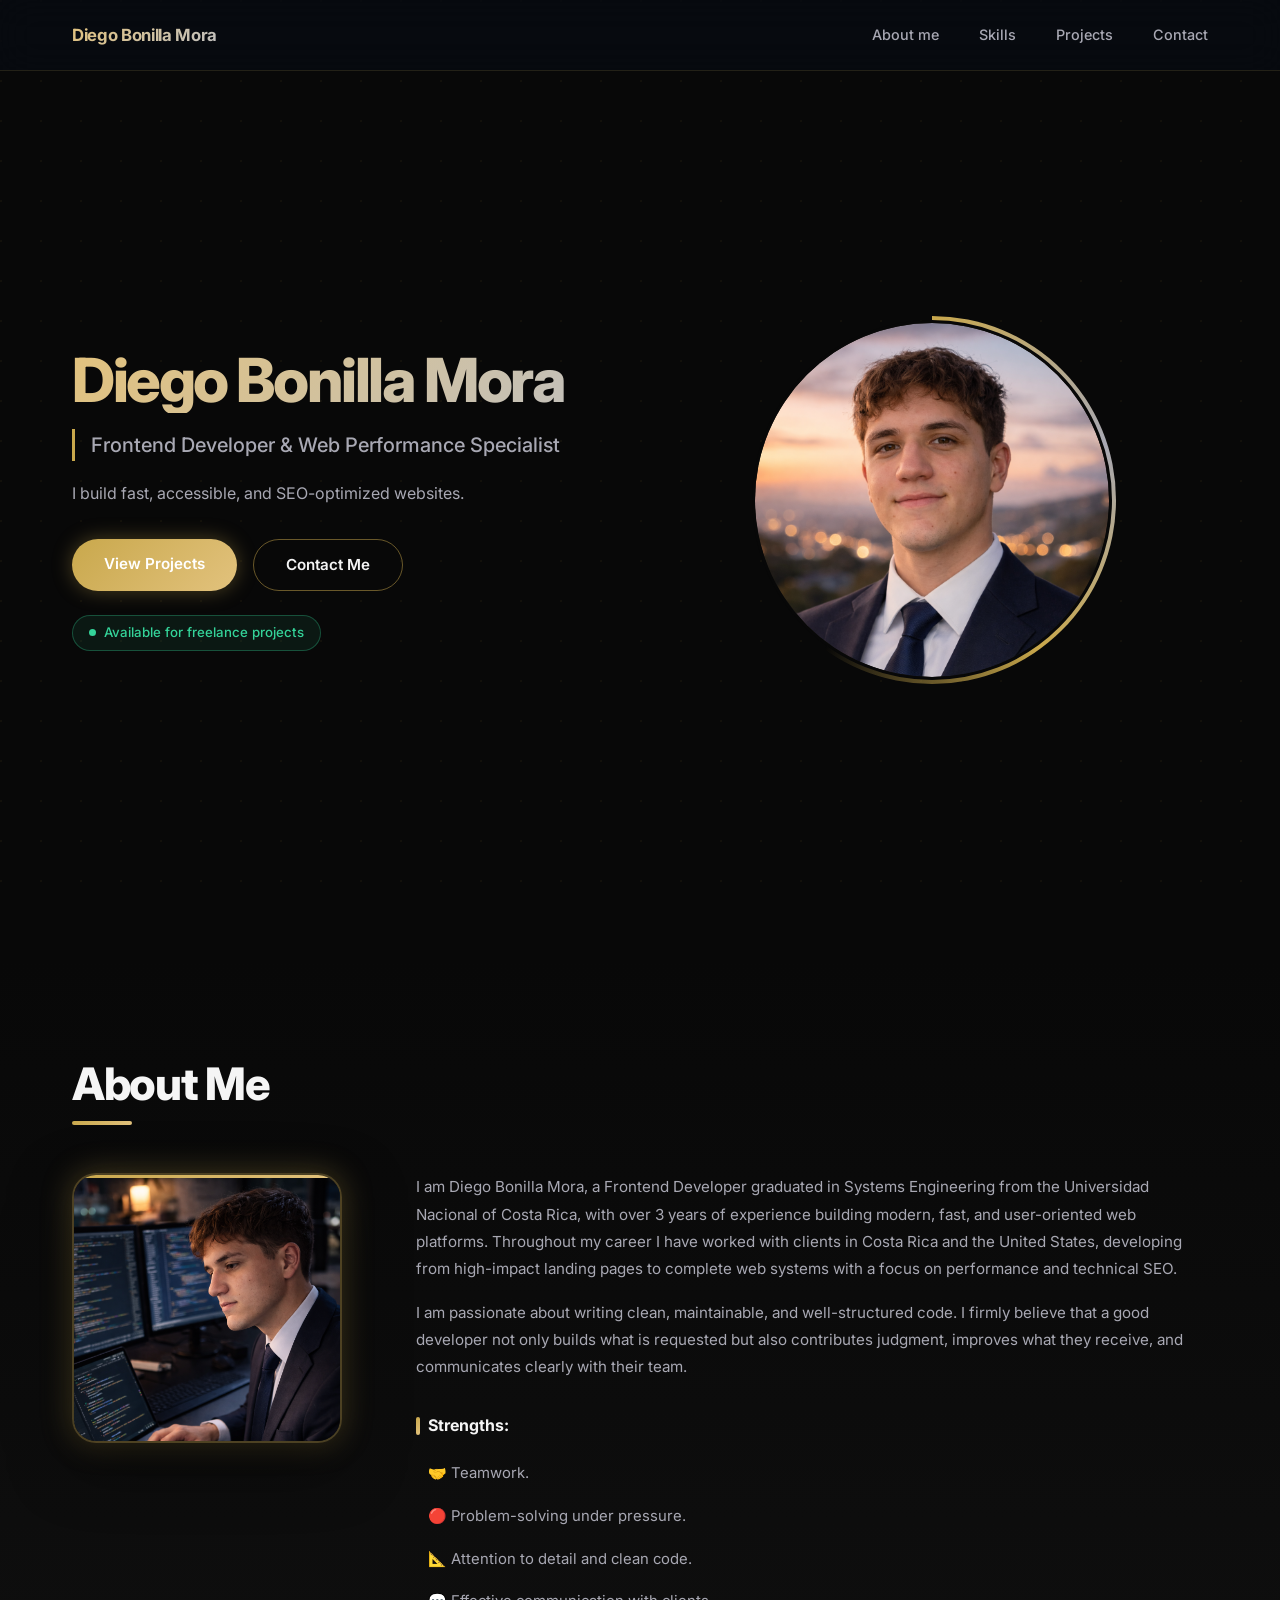
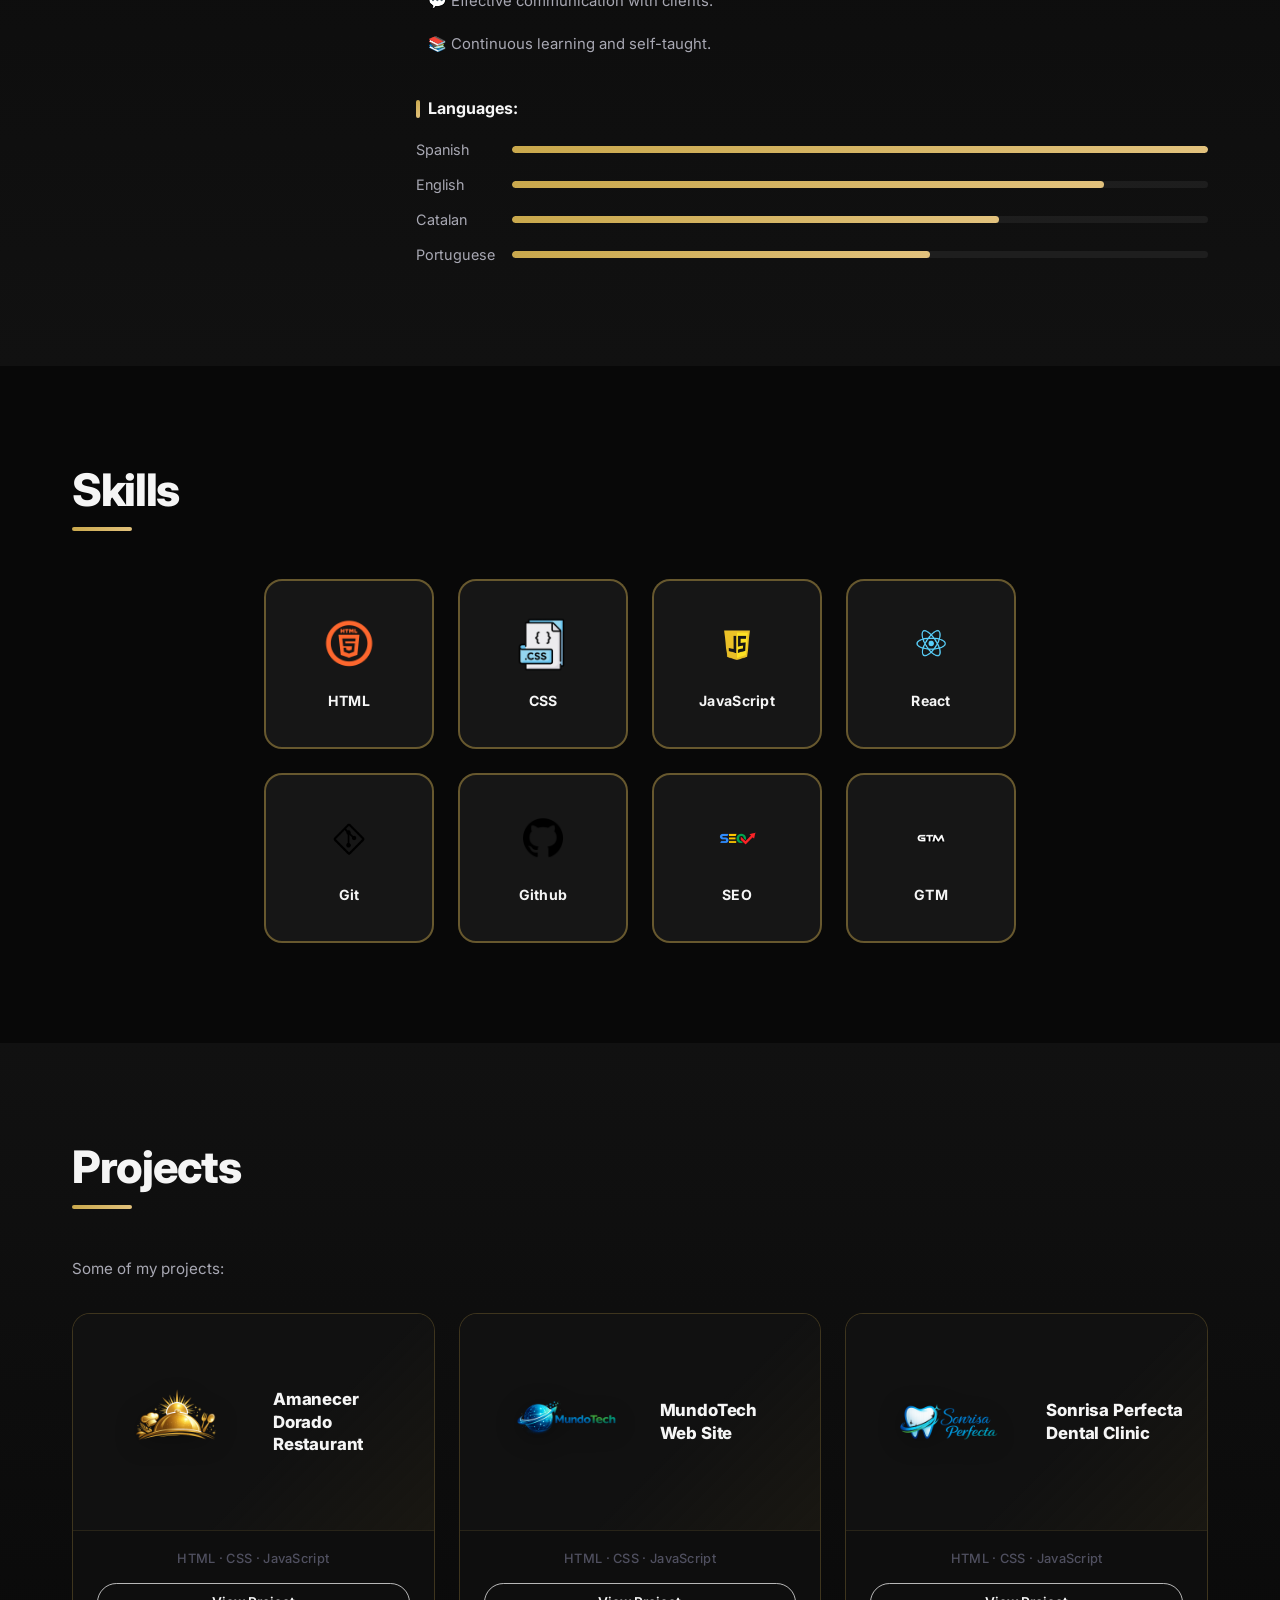
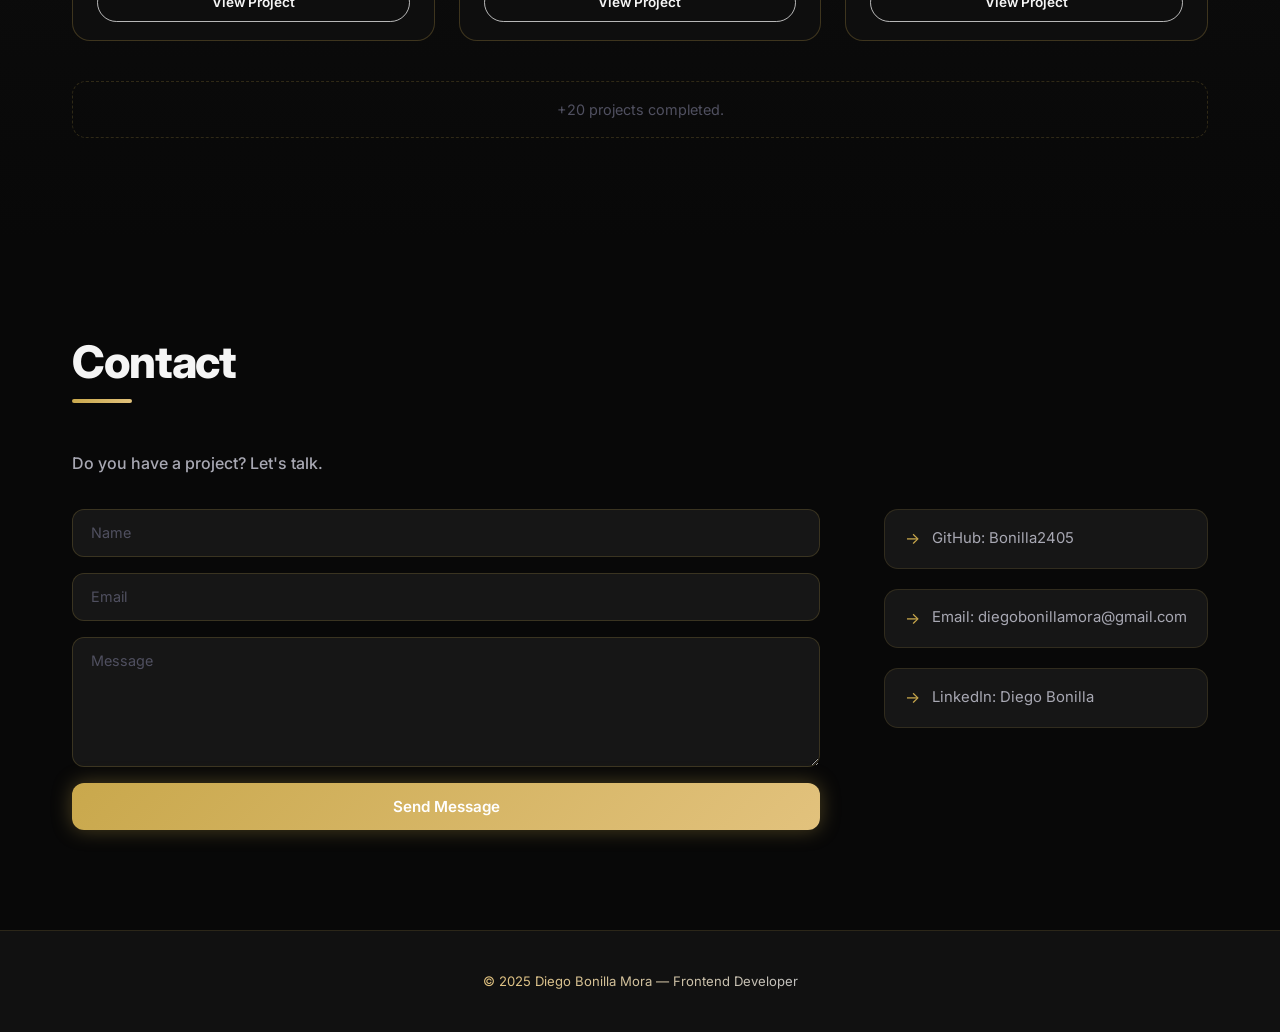
<file: index.html>
<!DOCTYPE html>
<html lang="es">
<head>
  <meta charset="UTF-8">
  <meta name="viewport" content="width=device-width, initial-scale=1.0">
  <meta name="description" content="Portafolio de Diego Bonilla Mora - Frontend Developer & Web Performance Specialist">
  <title>Diego Bonilla Mora — Frontend Developer</title>
  <link rel="preconnect" href="https://fonts.googleapis.com">
  <link rel="preconnect" href="https://fonts.gstatic.com" crossorigin>
  <link href="https://fonts.googleapis.com/css2?family=Inter:wght@400;500;600;700&display=swap" rel="stylesheet">
  <link rel="stylesheet" href="css/styles.css">
</head>
<body>

  <!-- NAVBAR -->
  <header id="navbar">
    <nav class="nav-container">
      <a href="#hero" class="nav-logo">Diego Bonilla Mora</a>
      <button class="hamburger" id="hamburger">
        <span></span>
        <span></span>
        <span></span>
      </button>
      <ul class="nav-links" id="nav-links">
        <li><a href="#about">About me</a></li>
        <li><a href="#skills">Skills</a></li>
        <li><a href="#projects">Projects</a></li>
        <li><a href="#contact">Contact</a></li>
      </ul>
    </nav>
  </header>

  <main>

   <!-- HERO -->
<section id="hero">
  <div class="hero-container">
    <div class="hero-text">
      <h1 class="hero-name">Diego Bonilla Mora</h1>
      <h2 class="hero-title">Frontend Developer & Web Performance Specialist</h2>
      <p class="hero-description">I build fast, accessible, and SEO-optimized websites.</p>
      <div class="hero-buttons">
        <a href="#projects" class="btn-primary">View Projects</a>
        <a href="#contact" class="btn-secondary">Contact Me</a>
      </div>
      <p class="hero-available">Available for freelance projects</p>
    </div>
    <div class="hero-image">
      <div class="hero-circle-wrapper">
        <div class="hero-circle-ring"></div>
        <div class="hero-circle">
          <img src="img/yo.png" alt="Diego Bonilla Mora">
        </div>
      </div>
    </div>
  </div>
</section>

   <!-- SOBRE MÍ -->
<section id="about">
  <div class="section-container">
    <div class="section-header">
      <h2 class="section-title">About Me</h2>
      <div class="section-line"></div>
    </div>
    <div class="about-content">

      <!-- Columna izquierda -->
      <div class="about-left reveal-left">
        <div class="about-photo">
          <img src="img/programando.png" alt="Diego programando">
        </div>
      </div>

      <!-- Columna derecha -->
      <div class="about-right reveal-right">
        <p class="about-text">I am Diego Bonilla Mora, a Frontend Developer graduated in Systems Engineering from the Universidad Nacional of Costa Rica, with over 3 years of experience building modern, fast, and user-oriented web platforms. Throughout my career I have worked with clients in Costa Rica and the United States, developing from high-impact landing pages to complete web systems with a focus on performance and technical SEO.</p>
        <p class="about-text">I am passionate about writing clean, maintainable, and well-structured code. I firmly believe that a good developer not only builds what is requested but also contributes judgment, improves what they receive, and communicates clearly with their team.</p>

        <h3 class="about-subtitle">Strengths:</h3>
        <ul class="strengths-list">
          <li>🤝 Teamwork.</li>
          <li>🔴 Problem-solving under pressure.</li>
          <li>📐 Attention to detail and clean code.</li>
          <li>💬 Effective communication with clients.</li>
          <li>📚 Continuous learning and self-taught.</li>
        </ul>

        <h3 class="about-subtitle">Languages:</h3>
        <div class="languages-bars">
          <div class="language-bar-item">
            <span class="language-bar-name">Spanish</span>
            <div class="bar-track">
              <div class="bar-fill" style="width: 100%"></div>
            </div>
          </div>
          <div class="language-bar-item">
            <span class="language-bar-name">English</span>
            <div class="bar-track">
              <div class="bar-fill" style="width: 85%"></div>
            </div>
          </div>
          <div class="language-bar-item">
            <span class="language-bar-name">Catalan</span>
            <div class="bar-track">
              <div class="bar-fill" style="width: 70%"></div>
            </div>
          </div>
          <div class="language-bar-item">
            <span class="language-bar-name">Portuguese</span>
            <div class="bar-track">
              <div class="bar-fill" style="width: 60%"></div>
            </div>
          </div>
        </div>

      </div>
    </div>
  </div>
</section>

    <!-- HABILIDADES -->
<section id="skills">
  <div class="section-container">
    <div class="section-header">
      <h2 class="section-title">Skills</h2>
      <div class="section-line"></div>
    </div>
    <div class="skills-grid">

      <div class="skill-card">
        <img src="img/html.png" alt="HTML">
        <span>HTML</span>
      </div>

      <div class="skill-card">
        <img src="img/css.png" alt="CSS">
        <span>CSS</span>
      </div>

      <div class="skill-card">
        <img src="img/js.png" alt="JavaScript">
        <span>JavaScript</span>
      </div>

      <div class="skill-card">
        <img src="img/react.png" alt="React">
        <span>React</span>
      </div>

      <div class="skill-card">
        <img src="img/git.png" alt="Git">
        <span>Git</span>
      </div>

      <div class="skill-card">
        <img src="img/github.png" alt="Github">
        <span>Github</span>
      </div>

      <div class="skill-card">
        <img src="img/SEO.png" alt="SEO">
        <span>SEO</span>
      </div>

      <div class="skill-card">
        <img src="img/GTM.png" alt="GTM">
        <span>GTM</span>
      </div>

    </div>
  </div>
</section>

    <!-- PROYECTOS -->
<section id="projects">
  <div class="section-container">
    <div class="section-header">
      <h2 class="section-title">Projects</h2>
      <div class="section-line"></div>
    </div>
    <p class="projects-subtitle">Some of my projects:</p>
    <div class="projects-grid">

      <div class="project-card">
        <div class="project-image">
          <img src="img/restaurante.png" alt="Restaurante Amanecer Dorado">
          <h3 class="project-name">Amanecer Dorado Restaurant</h3>
        </div>
        <div class="project-info">
          <p class="project-tags">HTML · CSS · JavaScript</p>
          <a href="proyectos/proyecto1.html" target="_blank" class="btn-project">View Project</a>
        </div>
      </div>

      <div class="project-card">
        <div class="project-image">
          <img src="img/tecno.png" alt="MundoTech Web Site">
          <h3 class="project-name">MundoTech Web Site</h3>
        </div>
        <div class="project-info">
          <p class="project-tags">HTML · CSS · JavaScript</p>
          <a href="proyectos/proyecto2.html" target="_blank" class="btn-project">View Project</a>
        </div>
      </div>

      <div class="project-card">
        <div class="project-image">
          <img src="img/clinica.png" alt="Clínica Dental Sonrisa Perfecta">
          <h3 class="project-name">Sonrisa Perfecta Dental Clinic</h3>
        </div>
        <div class="project-info">
          <p class="project-tags">HTML · CSS · JavaScript</p>
          <a href="proyectos/proyecto3.html" target="_blank" class="btn-project">View Project</a>
        </div>
      </div>

    </div>
    <p class="projects-count">+20 projects completed.</p>
  </div>
</section>

   <!-- CONTACTO -->
<section id="contact">
  <div class="section-container">
    <div class="section-header">
      <h2 class="section-title">Contact</h2>
      <div class="section-line"></div>
    </div>
    <p class="contact-subtitle">Do you have a project? Let's talk.</p>

    <div class="contact-content">
      <div class="contact-form">
        <input type="text" placeholder="Name" class="form-input">
        <input type="email" placeholder="Email" class="form-input">
        <textarea placeholder="Message" class="form-textarea"></textarea>
        <button class="btn-send">Send Message</button>
      </div>

      <div class="contact-links">
        <a href="https://github.com/Bonilla2405" target="_blank" class="contact-link">
          GitHub: Bonilla2405
        </a>
        <a href="mailto:diegobonillamora@gmail.com" class="contact-link">
          Email: diegobonillamora@gmail.com
        </a>
        <a href="https://www.linkedin.com/in/diego-bonilla-30b7b83b4/" target="_blank" class="contact-link">
          LinkedIn: Diego Bonilla
        </a>
      </div>
    </div>

  </div>
</section>

<!-- FOOTER -->
<footer>
  <div class="footer-container">
    <p>© 2025 Diego Bonilla Mora — Frontend Developer</p>
  </div>
</footer>

  <script src="js/main.js"></script>
</body>
</html>
</file>
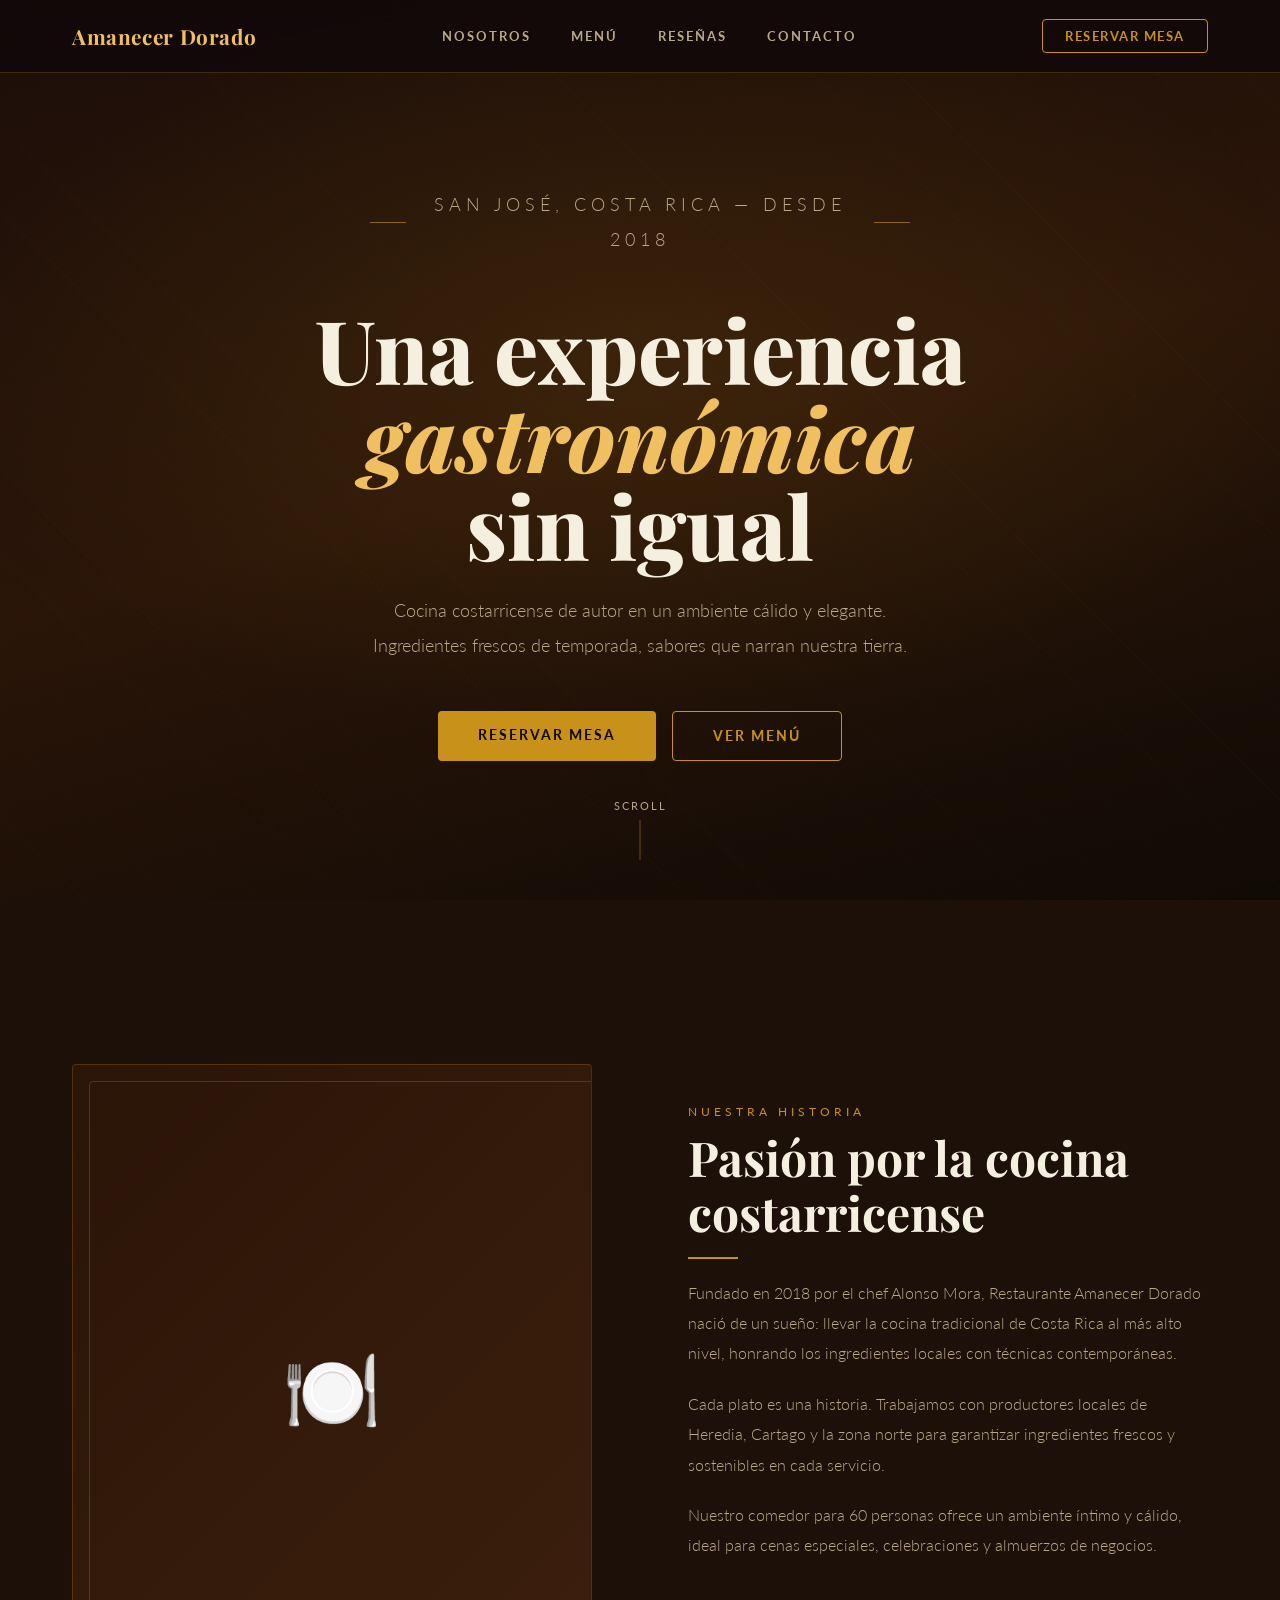
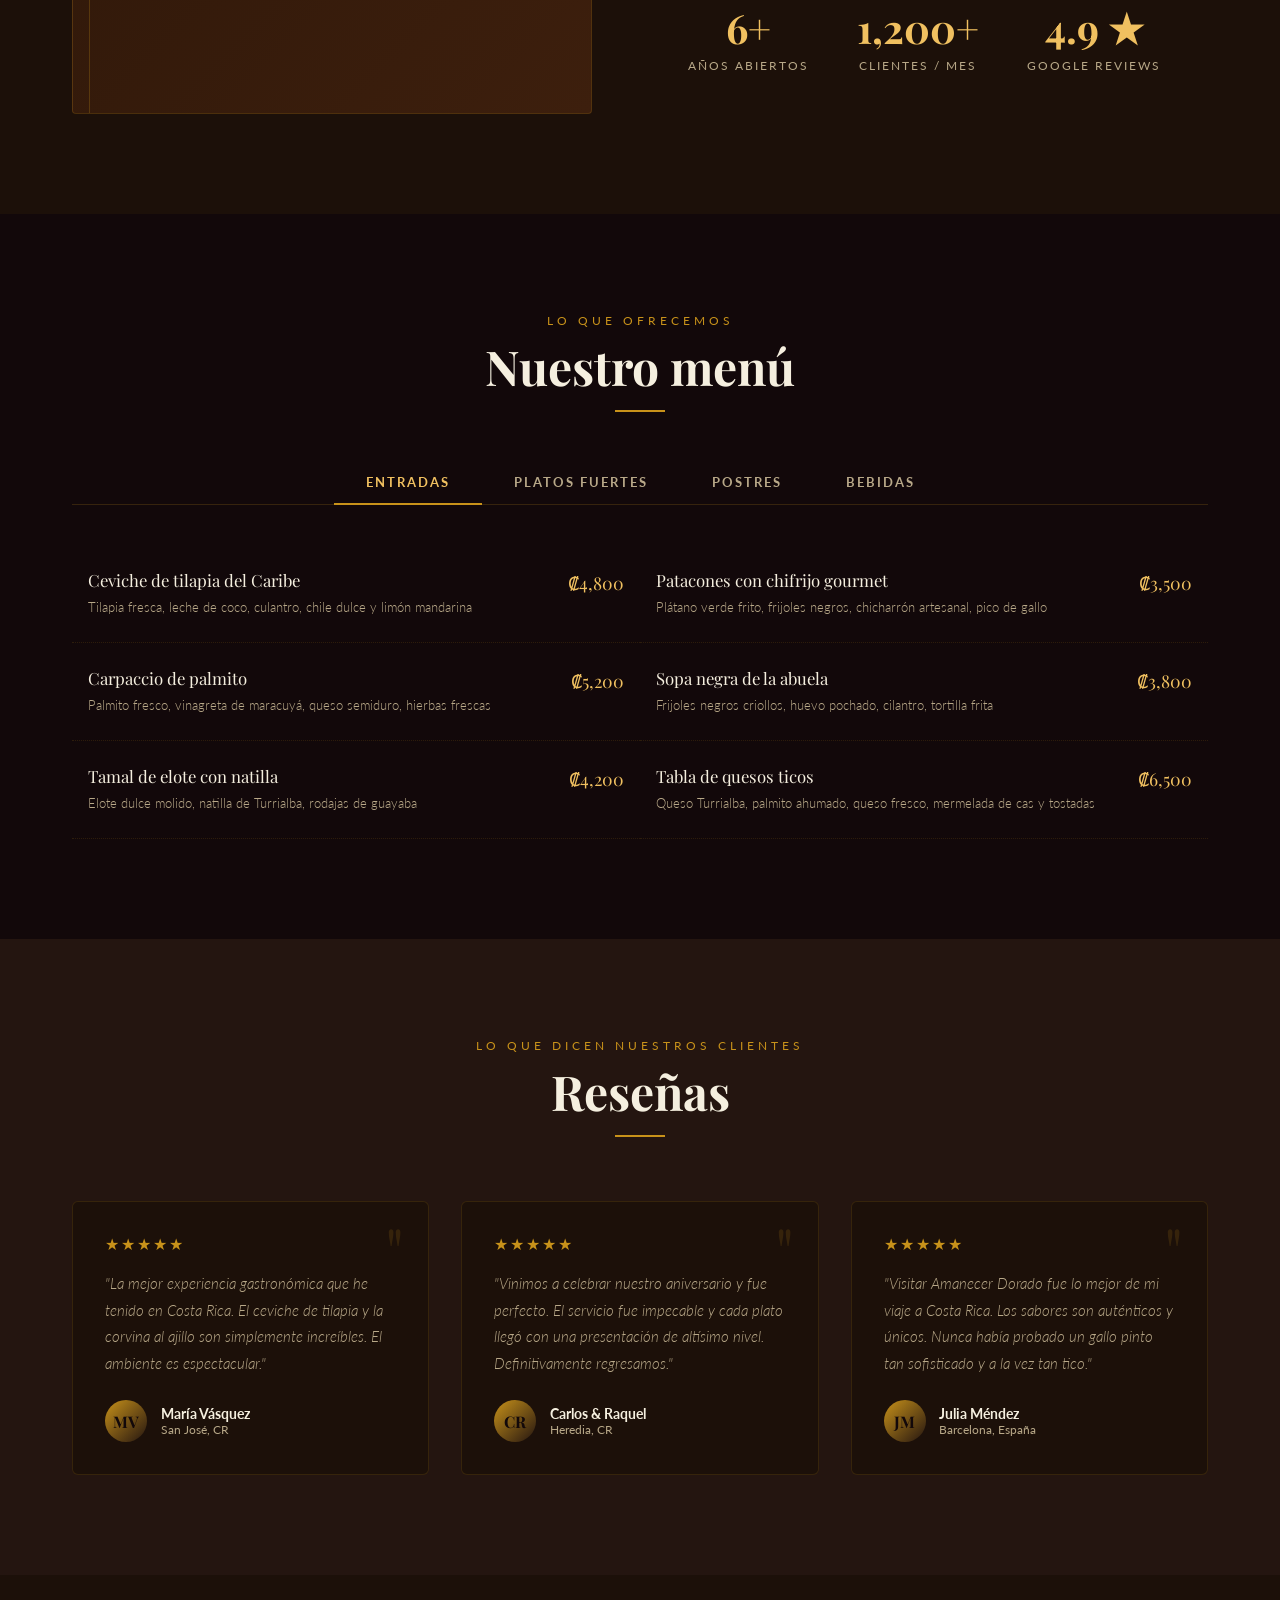
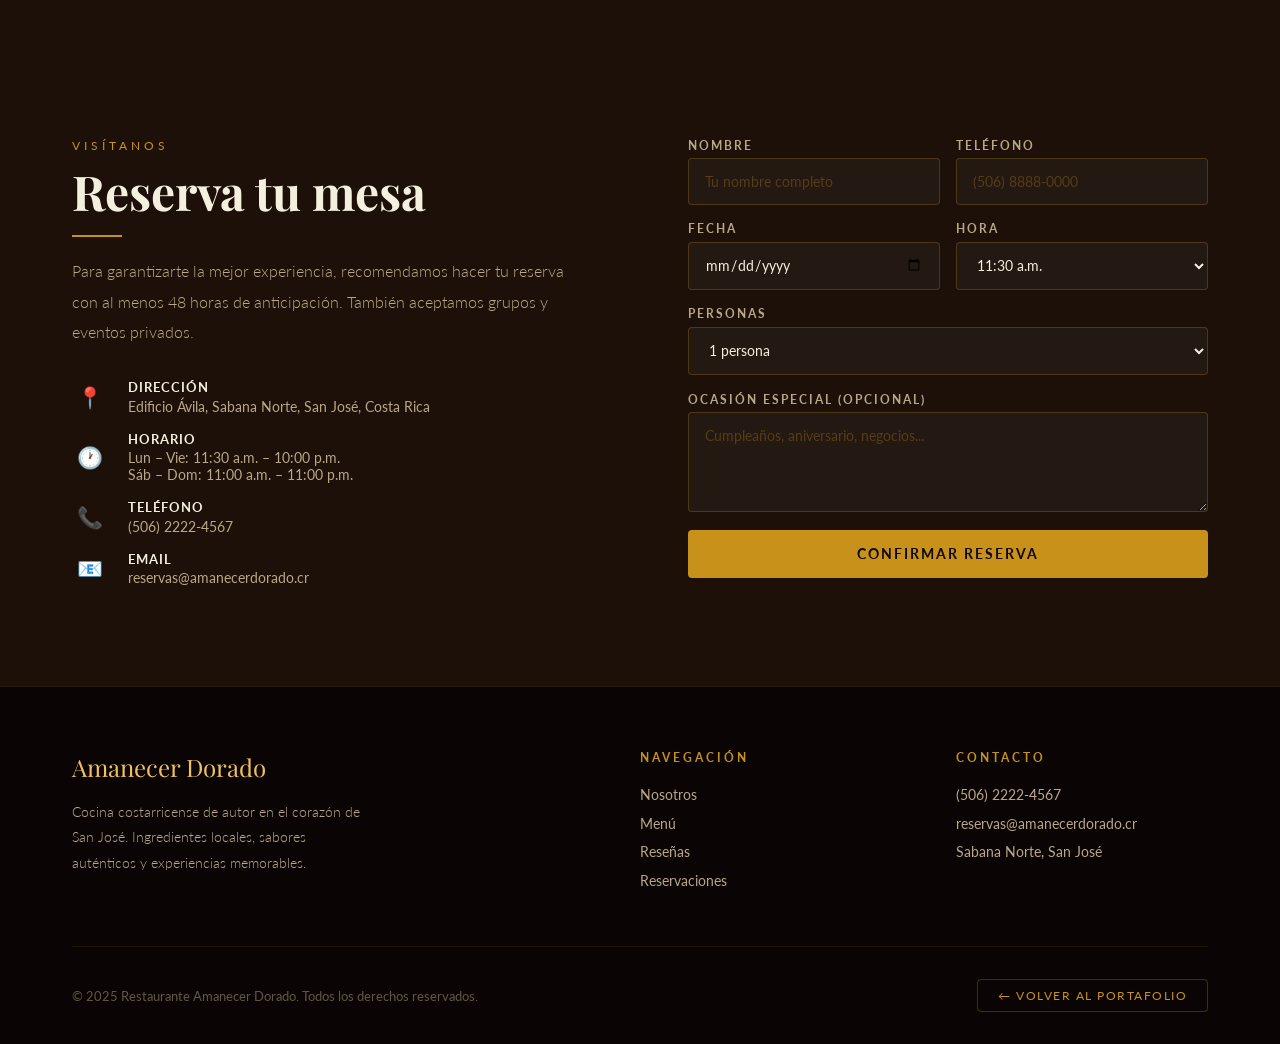
<file: proyectos/proyecto1.html>
<!DOCTYPE html>
<html lang="es-CR">
<head>
  <meta charset="UTF-8">
  <meta name="viewport" content="width=device-width, initial-scale=1.0">
  <title>Restaurante Amanecer Dorado — Cocina costarricense de autor</title>
  <link rel="preconnect" href="https://fonts.googleapis.com">
  <link rel="preconnect" href="https://fonts.gstatic.com" crossorigin>
  <link href="https://fonts.googleapis.com/css2?family=Playfair+Display:wght@600;700;800&family=Lato:wght@300;400;700&display=swap" rel="stylesheet">
  <style>
    *, *::before, *::after { margin: 0; padding: 0; box-sizing: border-box; }

    :root {
      --gold:     #C8921A;
      --gold-lt:  #F0C060;
      --dark:     #12080A;
      --dark2:    #1C1009;
      --dark3:    #241510;
      --cream:    #F5EFDF;
      --cream2:   #EAE0C8;
      --text:     #F5EFDF;
      --text2:    #B8A888;
      --serif:    'Playfair Display', Georgia, serif;
      --sans:     'Lato', sans-serif;
    }

    html { scroll-behavior: smooth; }
    body { background: var(--dark); color: var(--text); font-family: var(--sans); overflow-x: hidden; }
    img { max-width: 100%; display: block; }
    a { text-decoration: none; color: inherit; }
    ul { list-style: none; }

    /* ── NAVBAR ── */
    #nav {
      position: fixed; top: 0; width: 100%; z-index: 99;
      background: rgba(18, 8, 10, 0.88);
      backdrop-filter: blur(12px);
      border-bottom: 1px solid rgba(200,146,26,0.25);
      transition: background 0.3s;
    }
    .nav-inner {
      max-width: 1200px; margin: 0 auto; padding: 0 2rem;
      height: 72px; display: flex; align-items: center; justify-content: space-between;
    }
    .nav-brand {
      font-family: var(--serif); font-size: 1.3rem; font-weight: 700;
      color: var(--gold-lt); letter-spacing: 0.03em;
    }
    .nav-links { display: flex; gap: 2.5rem; }
    .nav-links a {
      font-size: 0.82rem; font-weight: 700; letter-spacing: 2px;
      text-transform: uppercase; color: var(--text2);
      transition: color 0.25s;
    }
    .nav-links a:hover { color: var(--gold-lt); }
    .nav-cta {
      border: 1px solid var(--gold); color: var(--gold);
      padding: 0.5rem 1.4rem; border-radius: 4px;
      font-size: 0.8rem; font-weight: 700; letter-spacing: 1.5px; text-transform: uppercase;
      transition: all 0.25s;
    }
    .nav-cta:hover { background: var(--gold); color: var(--dark); }

    /* ── HERO ── */
    #hero {
      min-height: 100vh;
      background: linear-gradient(165deg, #1C0E08 0%, #2A1508 50%, #100A05 100%);
      display: flex; align-items: center; justify-content: center;
      text-align: center; padding: 8rem 2rem 5rem; position: relative; overflow: hidden;
    }
    #hero::before {
      content: ''; position: absolute; inset: 0;
      background: radial-gradient(ellipse 80% 60% at 50% 40%, rgba(200,146,26,0.12), transparent 70%);
    }
    #hero::after {
      content: ''; position: absolute;
      inset: 0;
      background-image: repeating-linear-gradient(
        45deg,
        transparent,
        transparent 60px,
        rgba(200,146,26,0.02) 60px,
        rgba(200,146,26,0.02) 61px
      );
    }
    .hero-inner { position: relative; z-index: 2; max-width: 780px; margin: 0 auto; }
    .hero-eyebrow {
      font-size: 0.75rem; letter-spacing: 5px; text-transform: uppercase;
      color: var(--gold); margin-bottom: 1.5rem; display: flex; align-items: center;
      justify-content: center; gap: 1rem;
    }
    .hero-eyebrow::before, .hero-eyebrow::after {
      content: ''; width: 40px; height: 1px; background: var(--gold); opacity: 0.6;
    }
    #hero h1 {
      font-family: var(--serif); font-size: clamp(3rem, 7vw, 5.5rem);
      font-weight: 800; line-height: 1.0; margin-bottom: 1.5rem;
      color: var(--cream);
    }
    #hero h1 em { font-style: italic; color: var(--gold-lt); }
    #hero p {
      font-size: 1.15rem; color: var(--text2); line-height: 1.9;
      max-width: 540px; margin: 0 auto 3rem; font-weight: 300;
    }
    .hero-btns { display: flex; gap: 1rem; justify-content: center; flex-wrap: wrap; }
    .btn-gold {
      background: var(--gold); color: var(--dark);
      padding: 1rem 2.5rem; border-radius: 4px;
      font-size: 0.85rem; font-weight: 700; letter-spacing: 2px; text-transform: uppercase;
      transition: all 0.25s; border: none; cursor: pointer;
    }
    .btn-gold:hover { background: var(--gold-lt); transform: translateY(-2px); }
    .btn-outline-gold {
      border: 1px solid var(--gold); color: var(--gold);
      padding: 1rem 2.5rem; border-radius: 4px;
      font-size: 0.85rem; font-weight: 700; letter-spacing: 2px; text-transform: uppercase;
      transition: all 0.25s;
    }
    .btn-outline-gold:hover { background: rgba(200,146,26,0.1); transform: translateY(-2px); }
    .hero-scroll {
      position: absolute; bottom: 2.5rem; left: 50%; transform: translateX(-50%);
      display: flex; flex-direction: column; align-items: center; gap: 0.5rem;
      color: var(--text2); font-size: 0.7rem; letter-spacing: 2px; text-transform: uppercase;
      animation: bounce 2s infinite;
    }
    .hero-scroll::after {
      content: ''; width: 1px; height: 40px; background: var(--gold); opacity: 0.5;
    }
    @keyframes bounce { 0%,100% { transform: translateX(-50%) translateY(0); } 50% { transform: translateX(-50%) translateY(6px); } }

    /* ── DIVIDER ── */
    .divider {
      display: flex; align-items: center; justify-content: center;
      gap: 1.5rem; margin: 1.5rem 0;
    }
    .divider::before, .divider::after {
      content: ''; flex: 1; height: 1px; background: linear-gradient(90deg, transparent, rgba(200,146,26,0.4), transparent);
    }
    .divider span { color: var(--gold); font-size: 1.2rem; }

    /* ── SECCIÓN GENERAL ── */
    section { padding: 100px 0; }
    .container { max-width: 1200px; margin: 0 auto; padding: 0 2rem; }
    .section-label {
      font-size: 0.72rem; letter-spacing: 4px; text-transform: uppercase;
      color: var(--gold); margin-bottom: 0.75rem; display: block;
    }
    .section-title {
      font-family: var(--serif); font-size: clamp(2rem, 4vw, 3rem);
      font-weight: 700; color: var(--cream); line-height: 1.15; margin-bottom: 0.5rem;
    }
    .section-line { width: 50px; height: 2px; background: var(--gold); margin-top: 1rem; }
    .center { text-align: center; }
    .center .section-line { margin: 1rem auto 0; }

    /* ── NOSOTROS ── */
    #nosotros { background: var(--dark2); }
    .nosotros-grid {
      display: grid; grid-template-columns: 1fr 1fr;
      gap: 6rem; align-items: center; margin-top: 4rem;
    }
    .nosotros-img {
      width: 100%; aspect-ratio: 4/5;
      background: linear-gradient(135deg, #2A1508, #3D1F0D);
      border-radius: 4px; position: relative; overflow: hidden;
      display: flex; align-items: center; justify-content: center;
      border: 1px solid rgba(200,146,26,0.2);
    }
    .nosotros-img::before {
      content: ''; position: absolute; top: 16px; left: 16px; right: -16px; bottom: -16px;
      border: 1px solid var(--gold); border-radius: 4px; opacity: 0.25;
    }
    .nosotros-img span { font-size: 5rem; }
    .nosotros-text p {
      color: var(--text2); line-height: 1.9; font-weight: 300;
      margin-bottom: 1.25rem; font-size: 1rem;
    }
    .stats-row { display: flex; gap: 3rem; margin-top: 2.5rem; }
    .stat-item { text-align: center; }
    .stat-num { font-family: var(--serif); font-size: 2.5rem; color: var(--gold-lt); font-weight: 700; display: block; }
    .stat-lbl { font-size: 0.75rem; letter-spacing: 2px; text-transform: uppercase; color: var(--text2); margin-top: 0.25rem; }

    /* ── MENÚ ── */
    #menu { background: var(--dark); }
    .menu-tabs {
      display: flex; gap: 0; justify-content: center; margin: 3rem 0 2.5rem;
      border-bottom: 1px solid rgba(200,146,26,0.2);
    }
    .menu-tab {
      padding: 0.85rem 2rem; font-size: 0.8rem; letter-spacing: 2px; text-transform: uppercase;
      color: var(--text2); cursor: pointer; transition: all 0.25s;
      border-bottom: 2px solid transparent; margin-bottom: -1px; font-weight: 700;
    }
    .menu-tab.active, .menu-tab:hover { color: var(--gold-lt); border-bottom-color: var(--gold); }
    .menu-panel { display: none; }
    .menu-panel.active { display: grid; grid-template-columns: 1fr 1fr; gap: 0; }
    .menu-item {
      display: flex; align-items: flex-start; justify-content: space-between;
      gap: 1rem; padding: 1.5rem 1rem;
      border-bottom: 1px dotted rgba(200,146,26,0.15);
      transition: background 0.2s;
    }
    .menu-item:hover { background: rgba(200,146,26,0.04); }
    .menu-item-info {}
    .menu-item-name { font-family: var(--serif); font-size: 1.05rem; color: var(--cream); margin-bottom: 0.35rem; }
    .menu-item-desc { font-size: 0.83rem; color: var(--text2); font-weight: 300; line-height: 1.6; }
    .menu-item-price { font-family: var(--serif); font-size: 1.1rem; color: var(--gold-lt); white-space: nowrap; padding-top: 0.1rem; }

    /* ── RESERVACIONES ── */
    #reservaciones { background: var(--dark2); }
    .reserv-grid { display: grid; grid-template-columns: 1fr 1fr; gap: 6rem; margin-top: 4rem; align-items: start; }
    .reserv-info p { color: var(--text2); line-height: 1.9; font-weight: 300; margin-bottom: 2rem; }
    .info-list { display: flex; flex-direction: column; gap: 1rem; }
    .info-row { display: flex; gap: 1.25rem; align-items: center; }
    .info-icon { font-size: 1.3rem; width: 36px; text-align: center; flex-shrink: 0; }
    .info-text { font-size: 0.9rem; color: var(--text2); }
    .info-text strong { color: var(--cream); display: block; font-size: 0.8rem; letter-spacing: 1px; text-transform: uppercase; margin-bottom: 0.15rem; }
    .form-reserv { display: flex; flex-direction: column; gap: 1.1rem; }
    .form-row { display: grid; grid-template-columns: 1fr 1fr; gap: 1rem; }
    .form-group { display: flex; flex-direction: column; gap: 0.4rem; }
    .form-group label { font-size: 0.72rem; letter-spacing: 2px; text-transform: uppercase; color: var(--text2); font-weight: 700; }
    .form-group input,
    .form-group select,
    .form-group textarea {
      background: rgba(255,255,255,0.04); border: 1px solid rgba(200,146,26,0.25);
      border-radius: 4px; padding: 0.85rem 1rem; color: var(--cream);
      font-family: var(--sans); font-size: 0.9rem; outline: none;
      transition: border-color 0.25s;
    }
    .form-group input:focus,
    .form-group select:focus,
    .form-group textarea:focus { border-color: var(--gold); }
    .form-group input::placeholder, .form-group textarea::placeholder { color: rgba(200,146,26,0.3); }
    .form-group select option { background: var(--dark2); }
    .form-group textarea { resize: vertical; min-height: 100px; }

    /* ── TESTIMONIOS ── */
    #testimonios { background: var(--dark3); }
    .testi-grid { display: grid; grid-template-columns: repeat(3,1fr); gap: 2rem; margin-top: 4rem; }
    .testi-card {
      background: var(--dark2); border: 1px solid rgba(200,146,26,0.15);
      border-radius: 6px; padding: 2rem; position: relative;
    }
    .testi-card::before {
      content: '"'; position: absolute; top: 1rem; right: 1.5rem;
      font-family: var(--serif); font-size: 4rem; color: var(--gold); opacity: 0.15;
      line-height: 1;
    }
    .testi-stars { color: var(--gold); letter-spacing: 2px; margin-bottom: 1rem; }
    .testi-text { font-size: 0.92rem; color: var(--text2); line-height: 1.8; margin-bottom: 1.5rem; font-weight: 300; font-style: italic; }
    .testi-author { display: flex; align-items: center; gap: 0.85rem; }
    .testi-avatar {
      width: 42px; height: 42px; border-radius: 50%;
      background: linear-gradient(135deg, var(--gold), var(--dark3));
      display: flex; align-items: center; justify-content: center;
      font-family: var(--serif); font-size: 1rem; color: var(--dark); font-weight: 700;
    }
    .testi-name { font-size: 0.88rem; color: var(--cream); font-weight: 700; }
    .testi-origin { font-size: 0.75rem; color: var(--text2); }

    /* ── FOOTER ── */
    footer {
      background: #0A0504;
      border-top: 1px solid rgba(200,146,26,0.15);
      padding: 4rem 0 2rem;
    }
    .footer-main {
      display: grid; grid-template-columns: 2fr 1fr 1fr; gap: 4rem;
      padding-bottom: 3rem; border-bottom: 1px solid rgba(200,146,26,0.1);
      margin-bottom: 2rem;
    }
    .footer-brand { font-family: var(--serif); font-size: 1.5rem; color: var(--gold-lt); margin-bottom: 1rem; }
    .footer-desc { font-size: 0.88rem; color: var(--text2); line-height: 1.8; font-weight: 300; max-width: 300px; }
    .footer-col h4 { font-size: 0.72rem; letter-spacing: 3px; text-transform: uppercase; color: var(--gold); margin-bottom: 1.25rem; }
    .footer-col ul li { margin-bottom: 0.6rem; }
    .footer-col ul li a { font-size: 0.88rem; color: var(--text2); transition: color 0.2s; }
    .footer-col ul li a:hover { color: var(--gold-lt); }
    .footer-bottom { display: flex; justify-content: space-between; align-items: center; }
    .footer-bottom p { font-size: 0.8rem; color: rgba(184,168,136,0.5); }
    .footer-back {
      font-size: 0.78rem; letter-spacing: 1.5px; text-transform: uppercase;
      color: var(--gold); border: 1px solid rgba(200,146,26,0.3);
      padding: 0.5rem 1.25rem; border-radius: 4px; transition: all 0.25s;
    }
    .footer-back:hover { background: rgba(200,146,26,0.1); }

    /* ── RESPONSIVE ── */
    @media (max-width: 900px) {
      .nosotros-grid, .reserv-grid, .footer-main { grid-template-columns: 1fr; gap: 3rem; }
      .menu-panel.active { grid-template-columns: 1fr; }
      .testi-grid { grid-template-columns: 1fr; }
      .stats-row { gap: 2rem; }
    }
    @media (max-width: 768px) {
      .nav-links, .nav-cta { display: none; }
      section { padding: 70px 0; }
      .form-row { grid-template-columns: 1fr; }
      .footer-bottom { flex-direction: column; gap: 1rem; text-align: center; }
    }
  </style>
</head>
<body>

  <!-- NAVBAR -->
  <header id="nav">
    <div class="nav-inner">
      <a href="#hero" class="nav-brand">Amanecer Dorado</a>
      <nav class="nav-links">
        <a href="#nosotros">Nosotros</a>
        <a href="#menu">Menú</a>
        <a href="#testimonios">Reseñas</a>
        <a href="#reservaciones">Contacto</a>
      </nav>
      <a href="#reservaciones" class="nav-cta">Reservar mesa</a>
    </div>
  </header>

  <!-- HERO -->
  <section id="hero">
    <div class="hero-inner">
      <p class="hero-eyebrow">San José, Costa Rica — Desde 2018</p>
      <h1>Una experiencia<br><em>gastronómica</em><br>sin igual</h1>
      <p>Cocina costarricense de autor en un ambiente cálido y elegante. Ingredientes frescos de temporada, sabores que narran nuestra tierra.</p>
      <div class="hero-btns">
        <a href="#reservaciones" class="btn-gold">Reservar mesa</a>
        <a href="#menu" class="btn-outline-gold">Ver menú</a>
      </div>
    </div>
    <div class="hero-scroll">Scroll</div>
  </section>

  <!-- NOSOTROS -->
  <section id="nosotros">
    <div class="container">
      <div class="nosotros-grid">
        <div class="nosotros-img">
          <span>🍽️</span>
        </div>
        <div class="nosotros-text">
          <span class="section-label">Nuestra historia</span>
          <h2 class="section-title">Pasión por la cocina costarricense</h2>
          <div class="section-line"></div>
          <br>
          <p>Fundado en 2018 por el chef Alonso Mora, Restaurante Amanecer Dorado nació de un sueño: llevar la cocina tradicional de Costa Rica al más alto nivel, honrando los ingredientes locales con técnicas contemporáneas.</p>
          <p>Cada plato es una historia. Trabajamos con productores locales de Heredia, Cartago y la zona norte para garantizar ingredientes frescos y sostenibles en cada servicio.</p>
          <p>Nuestro comedor para 60 personas ofrece un ambiente íntimo y cálido, ideal para cenas especiales, celebraciones y almuerzos de negocios.</p>
          <div class="stats-row">
            <div class="stat-item">
              <span class="stat-num">6+</span>
              <span class="stat-lbl">Años abiertos</span>
            </div>
            <div class="stat-item">
              <span class="stat-num">1,200+</span>
              <span class="stat-lbl">Clientes / mes</span>
            </div>
            <div class="stat-item">
              <span class="stat-num">4.9 ★</span>
              <span class="stat-lbl">Google Reviews</span>
            </div>
          </div>
        </div>
      </div>
    </div>
  </section>

  <!-- MENÚ -->
  <section id="menu">
    <div class="container">
      <div class="center">
        <span class="section-label">Lo que ofrecemos</span>
        <h2 class="section-title">Nuestro menú</h2>
        <div class="section-line"></div>
      </div>

      <div class="menu-tabs">
        <div class="menu-tab active" onclick="switchTab(this,'entradas')">Entradas</div>
        <div class="menu-tab" onclick="switchTab(this,'principales')">Platos fuertes</div>
        <div class="menu-tab" onclick="switchTab(this,'postres')">Postres</div>
        <div class="menu-tab" onclick="switchTab(this,'bebidas')">Bebidas</div>
      </div>

      <div id="entradas" class="menu-panel active">
        <div class="menu-item"><div class="menu-item-info"><div class="menu-item-name">Ceviche de tilapia del Caribe</div><div class="menu-item-desc">Tilapia fresca, leche de coco, culantro, chile dulce y limón mandarina</div></div><div class="menu-item-price">₡4,800</div></div>
        <div class="menu-item"><div class="menu-item-info"><div class="menu-item-name">Patacones con chifrijo gourmet</div><div class="menu-item-desc">Plátano verde frito, frijoles negros, chicharrón artesanal, pico de gallo</div></div><div class="menu-item-price">₡3,500</div></div>
        <div class="menu-item"><div class="menu-item-info"><div class="menu-item-name">Carpaccio de palmito</div><div class="menu-item-desc">Palmito fresco, vinagreta de maracuyá, queso semiduro, hierbas frescas</div></div><div class="menu-item-price">₡5,200</div></div>
        <div class="menu-item"><div class="menu-item-info"><div class="menu-item-name">Sopa negra de la abuela</div><div class="menu-item-desc">Frijoles negros criollos, huevo pochado, cilantro, tortilla frita</div></div><div class="menu-item-price">₡3,800</div></div>
        <div class="menu-item"><div class="menu-item-info"><div class="menu-item-name">Tamal de elote con natilla</div><div class="menu-item-desc">Elote dulce molido, natilla de Turrialba, rodajas de guayaba</div></div><div class="menu-item-price">₡4,200</div></div>
        <div class="menu-item"><div class="menu-item-info"><div class="menu-item-name">Tabla de quesos ticos</div><div class="menu-item-desc">Queso Turrialba, palmito ahumado, queso fresco, mermelada de cas y tostadas</div></div><div class="menu-item-price">₡6,500</div></div>
      </div>

      <div id="principales" class="menu-panel">
        <div class="menu-item"><div class="menu-item-info"><div class="menu-item-name">Lomo de res con chimichurri criollo</div><div class="menu-item-desc">Res de Guanacaste, chimichurri de culantro, yuca frita, ensalada de palmito</div></div><div class="menu-item-price">₡14,500</div></div>
        <div class="menu-item"><div class="menu-item-info"><div class="menu-item-name">Corvina al ajillo caribeño</div><div class="menu-item-desc">Corvina fresca, mantequilla de coco, ajo confitado, arroz con coco, patacones</div></div><div class="menu-item-price">₡12,800</div></div>
        <div class="menu-item"><div class="menu-item-info"><div class="menu-item-name">Gallo pinto de autor</div><div class="menu-item-desc">Arroz basmati, frijoles blancos, salsa Lizano, chicharrón crujiente, plátano maduro</div></div><div class="menu-item-price">₡8,900</div></div>
        <div class="menu-item"><div class="menu-item-info"><div class="menu-item-name">Pollo en salsa de tamarindo</div><div class="menu-item-desc">Pechuga rellena de palmito, salsa de tamarindo criollo, vegetales de temporada</div></div><div class="menu-item-price">₡11,200</div></div>
        <div class="menu-item"><div class="menu-item-info"><div class="menu-item-name">Cazuela de mariscos Limón</div><div class="menu-item-desc">Camarones, pulpo, mejillones, caldo de leche de coco y curry suave, arroz integral</div></div><div class="menu-item-price">₡16,500</div></div>
        <div class="menu-item"><div class="menu-item-info"><div class="menu-item-name">Costillas de cerdo ahumadas</div><div class="menu-item-desc">Cerdo de Pérez Zeledón, glasé de tapa de dulce, frijoles blancos, yuca al horno</div></div><div class="menu-item-price">₡13,200</div></div>
      </div>

      <div id="postres" class="menu-panel">
        <div class="menu-item"><div class="menu-item-info"><div class="menu-item-name">Tres leches de guanábana</div><div class="menu-item-desc">Bizcocho esponjoso, crema de guanábana, leche condensada, merengue tostado</div></div><div class="menu-item-price">₡3,800</div></div>
        <div class="menu-item"><div class="menu-item-info"><div class="menu-item-name">Churros con cajeta tica</div><div class="menu-item-desc">Churros artesanales, dulce de leche de Zarcero, polvo de canela y azúcar</div></div><div class="menu-item-price">₡3,200</div></div>
        <div class="menu-item"><div class="menu-item-info"><div class="menu-item-name">Helado de cas y limón</div><div class="menu-item-desc">Helado artesanal, coulis de cas, ralladura de limón mandarina, galleta de coco</div></div><div class="menu-item-price">₡3,500</div></div>
        <div class="menu-item"><div class="menu-item-info"><div class="menu-item-name">Arroz con leche de la casa</div><div class="menu-item-desc">Arroz cremoso, canela en rama, vainilla de Cartago, crocante de maní</div></div><div class="menu-item-price">₡2,800</div></div>
      </div>

      <div id="bebidas" class="menu-panel">
        <div class="menu-item"><div class="menu-item-info"><div class="menu-item-name">Fresco de cas natural</div><div class="menu-item-desc">Cas fresco, sin azúcar refinada, hielo artesanal y menta</div></div><div class="menu-item-price">₡1,800</div></div>
        <div class="menu-item"><div class="menu-item-info"><div class="menu-item-name">Horchata de la casa</div><div class="menu-item-desc">Arroz, leche de coco, canela, vainilla natural y azúcar de caña</div></div><div class="menu-item-price">₡2,200</div></div>
        <div class="menu-item"><div class="menu-item-info"><div class="menu-item-name">Café chorreado premium</div><div class="menu-item-desc">Café de altura de Tarrazú, servido en chorreador tradicional de madera</div></div><div class="menu-item-price">₡2,400</div></div>
        <div class="menu-item"><div class="menu-item-info"><div class="menu-item-name">Limonada de jengibre y cúrcuma</div><div class="menu-item-desc">Limón tico, jengibre fresco, cúrcuma, agua con gas y miel de abeja</div></div><div class="menu-item-price">₡2,600</div></div>
      </div>
    </div>
  </section>

  <!-- TESTIMONIOS -->
  <section id="testimonios">
    <div class="container">
      <div class="center">
        <span class="section-label">Lo que dicen nuestros clientes</span>
        <h2 class="section-title">Reseñas</h2>
        <div class="section-line"></div>
      </div>
      <div class="testi-grid">
        <div class="testi-card">
          <div class="testi-stars">★★★★★</div>
          <p class="testi-text">"La mejor experiencia gastronómica que he tenido en Costa Rica. El ceviche de tilapia y la corvina al ajillo son simplemente increíbles. El ambiente es espectacular."</p>
          <div class="testi-author"><div class="testi-avatar">MV</div><div><div class="testi-name">María Vásquez</div><div class="testi-origin">San José, CR</div></div></div>
        </div>
        <div class="testi-card">
          <div class="testi-stars">★★★★★</div>
          <p class="testi-text">"Vinimos a celebrar nuestro aniversario y fue perfecto. El servicio fue impecable y cada plato llegó con una presentación de altísimo nivel. Definitivamente regresamos."</p>
          <div class="testi-author"><div class="testi-avatar">CR</div><div><div class="testi-name">Carlos & Raquel</div><div class="testi-origin">Heredia, CR</div></div></div>
        </div>
        <div class="testi-card">
          <div class="testi-stars">★★★★★</div>
          <p class="testi-text">"Visitar Amanecer Dorado fue lo mejor de mi viaje a Costa Rica. Los sabores son auténticos y únicos. Nunca había probado un gallo pinto tan sofisticado y a la vez tan tico."</p>
          <div class="testi-author"><div class="testi-avatar">JM</div><div><div class="testi-name">Julia Méndez</div><div class="testi-origin">Barcelona, España</div></div></div>
        </div>
      </div>
    </div>
  </section>

  <!-- RESERVACIONES -->
  <section id="reservaciones">
    <div class="container">
      <div class="reserv-grid">
        <div class="reserv-info">
          <span class="section-label">Visítanos</span>
          <h2 class="section-title">Reserva tu mesa</h2>
          <div class="section-line"></div>
          <br>
          <p>Para garantizarte la mejor experiencia, recomendamos hacer tu reserva con al menos 48 horas de anticipación. También aceptamos grupos y eventos privados.</p>
          <div class="info-list">
            <div class="info-row"><div class="info-icon">📍</div><div class="info-text"><strong>Dirección</strong>Edificio Ávila, Sabana Norte, San José, Costa Rica</div></div>
            <div class="info-row"><div class="info-icon">🕐</div><div class="info-text"><strong>Horario</strong>Lun – Vie: 11:30 a.m. – 10:00 p.m.<br>Sáb – Dom: 11:00 a.m. – 11:00 p.m.</div></div>
            <div class="info-row"><div class="info-icon">📞</div><div class="info-text"><strong>Teléfono</strong>(506) 2222-4567</div></div>
            <div class="info-row"><div class="info-icon">📧</div><div class="info-text"><strong>Email</strong>reservas@amanecerdorado.cr</div></div>
          </div>
        </div>
        <form class="form-reserv" onsubmit="return false;">
          <div class="form-row">
            <div class="form-group"><label>Nombre</label><input type="text" placeholder="Tu nombre completo"></div>
            <div class="form-group"><label>Teléfono</label><input type="tel" placeholder="(506) 8888-0000"></div>
          </div>
          <div class="form-row">
            <div class="form-group"><label>Fecha</label><input type="date"></div>
            <div class="form-group"><label>Hora</label>
              <select>
                <option>11:30 a.m.</option><option>1:00 p.m.</option><option>2:00 p.m.</option>
                <option>7:00 p.m.</option><option>8:00 p.m.</option><option>9:00 p.m.</option>
              </select>
            </div>
          </div>
          <div class="form-group"><label>Personas</label>
            <select><option>1 persona</option><option>2 personas</option><option>3–4 personas</option><option>5–6 personas</option><option>7+ personas</option></select>
          </div>
          <div class="form-group"><label>Ocasión especial (opcional)</label><textarea placeholder="Cumpleaños, aniversario, negocios..."></textarea></div>
          <button class="btn-gold" style="border:none;cursor:pointer;font-family:inherit;">Confirmar reserva</button>
        </form>
      </div>
    </div>
  </section>

  <!-- FOOTER -->
  <footer>
    <div class="container">
      <div class="footer-main">
        <div>
          <div class="footer-brand">Amanecer Dorado</div>
          <p class="footer-desc">Cocina costarricense de autor en el corazón de San José. Ingredientes locales, sabores auténticos y experiencias memorables.</p>
        </div>
        <div class="footer-col">
          <h4>Navegación</h4>
          <ul>
            <li><a href="#nosotros">Nosotros</a></li>
            <li><a href="#menu">Menú</a></li>
            <li><a href="#testimonios">Reseñas</a></li>
            <li><a href="#reservaciones">Reservaciones</a></li>
          </ul>
        </div>
        <div class="footer-col">
          <h4>Contacto</h4>
          <ul>
            <li><a href="#">(506) 2222-4567</a></li>
            <li><a href="#">reservas@amanecerdorado.cr</a></li>
            <li><a href="#">Sabana Norte, San José</a></li>
          </ul>
        </div>
      </div>
      <div class="footer-bottom">
        <p>© 2025 Restaurante Amanecer Dorado. Todos los derechos reservados.</p>
        <a href="../index.html" class="footer-back">← Volver al portafolio</a>
      </div>
    </div>
  </footer>

  <script>
    function switchTab(el, id) {
      document.querySelectorAll('.menu-tab').forEach(t => t.classList.remove('active'));
      document.querySelectorAll('.menu-panel').forEach(p => p.classList.remove('active'));
      el.classList.add('active');
      document.getElementById(id).classList.add('active');
    }
    // Navbar scroll
    window.addEventListener('scroll', () => {
      document.getElementById('nav').style.background =
        window.scrollY > 60 ? 'rgba(18,8,10,0.97)' : 'rgba(18,8,10,0.88)';
    });
  </script>

</body>
</html>
</file>
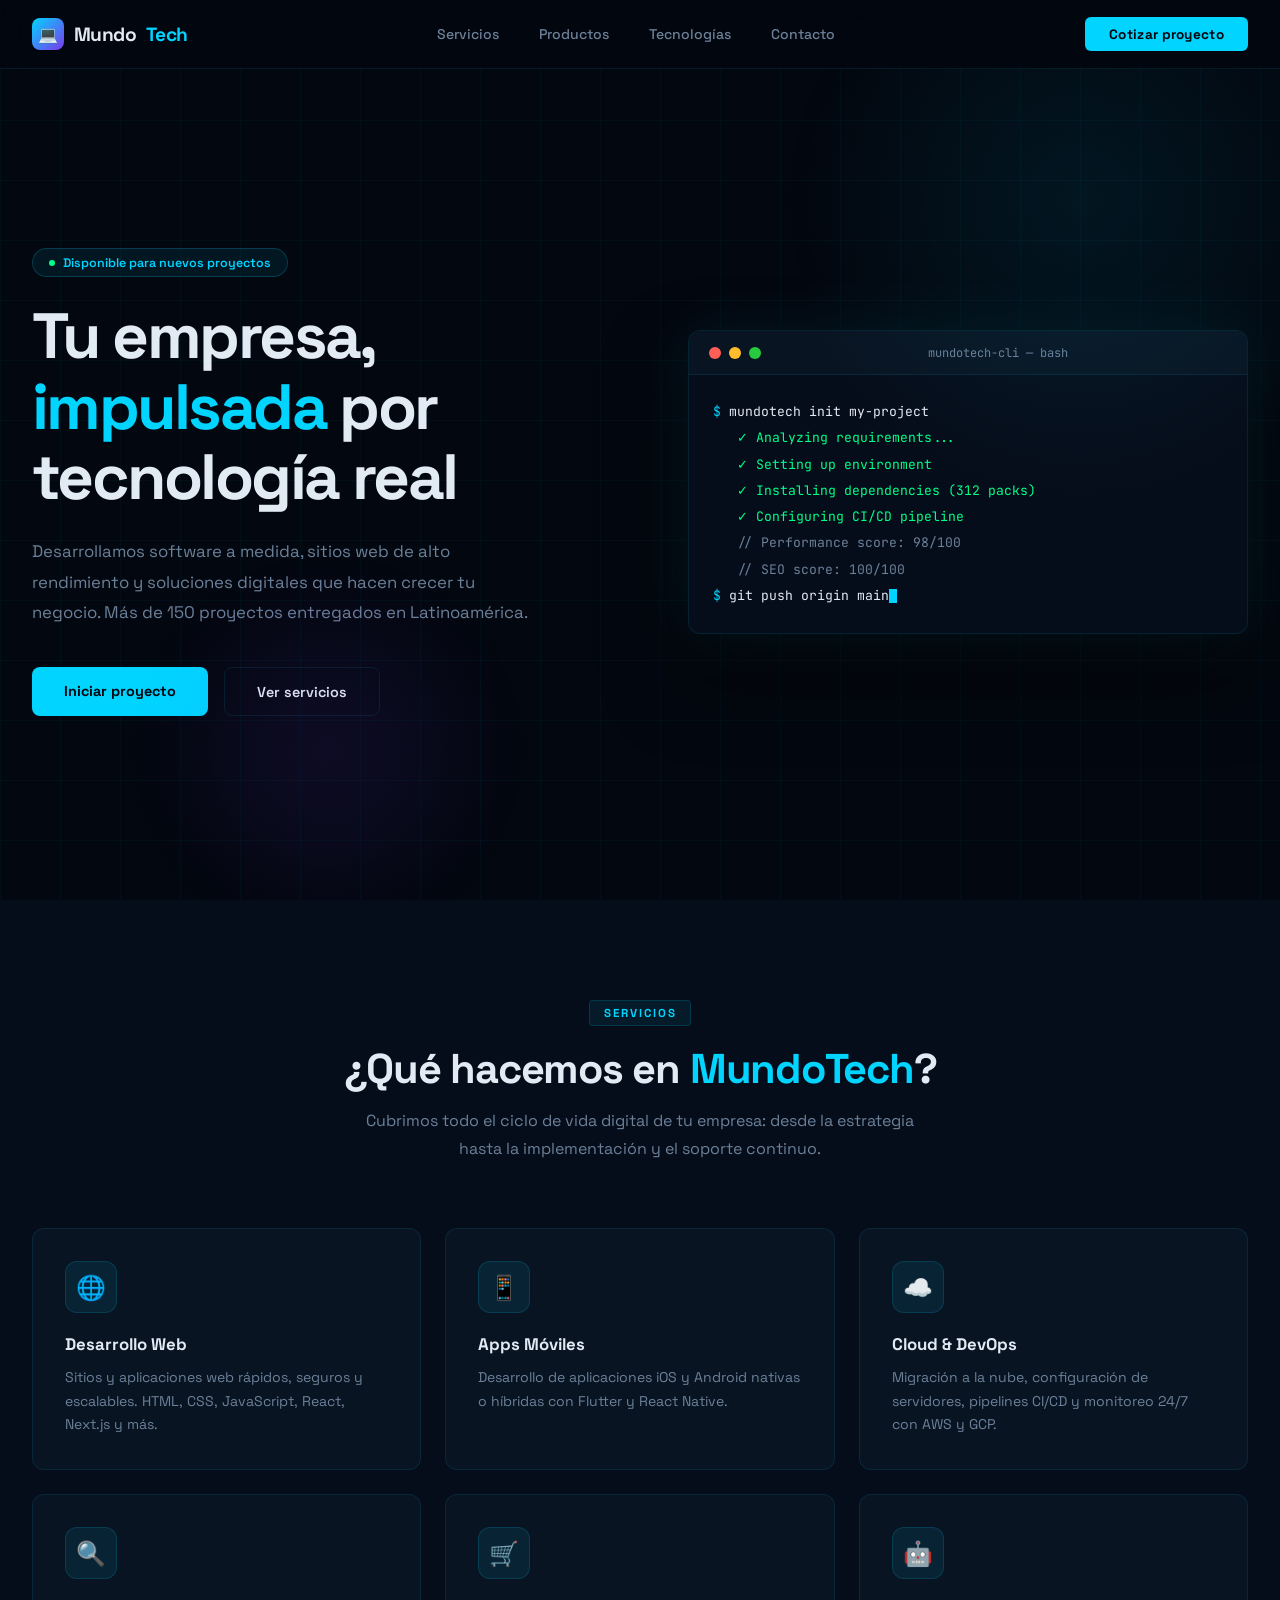
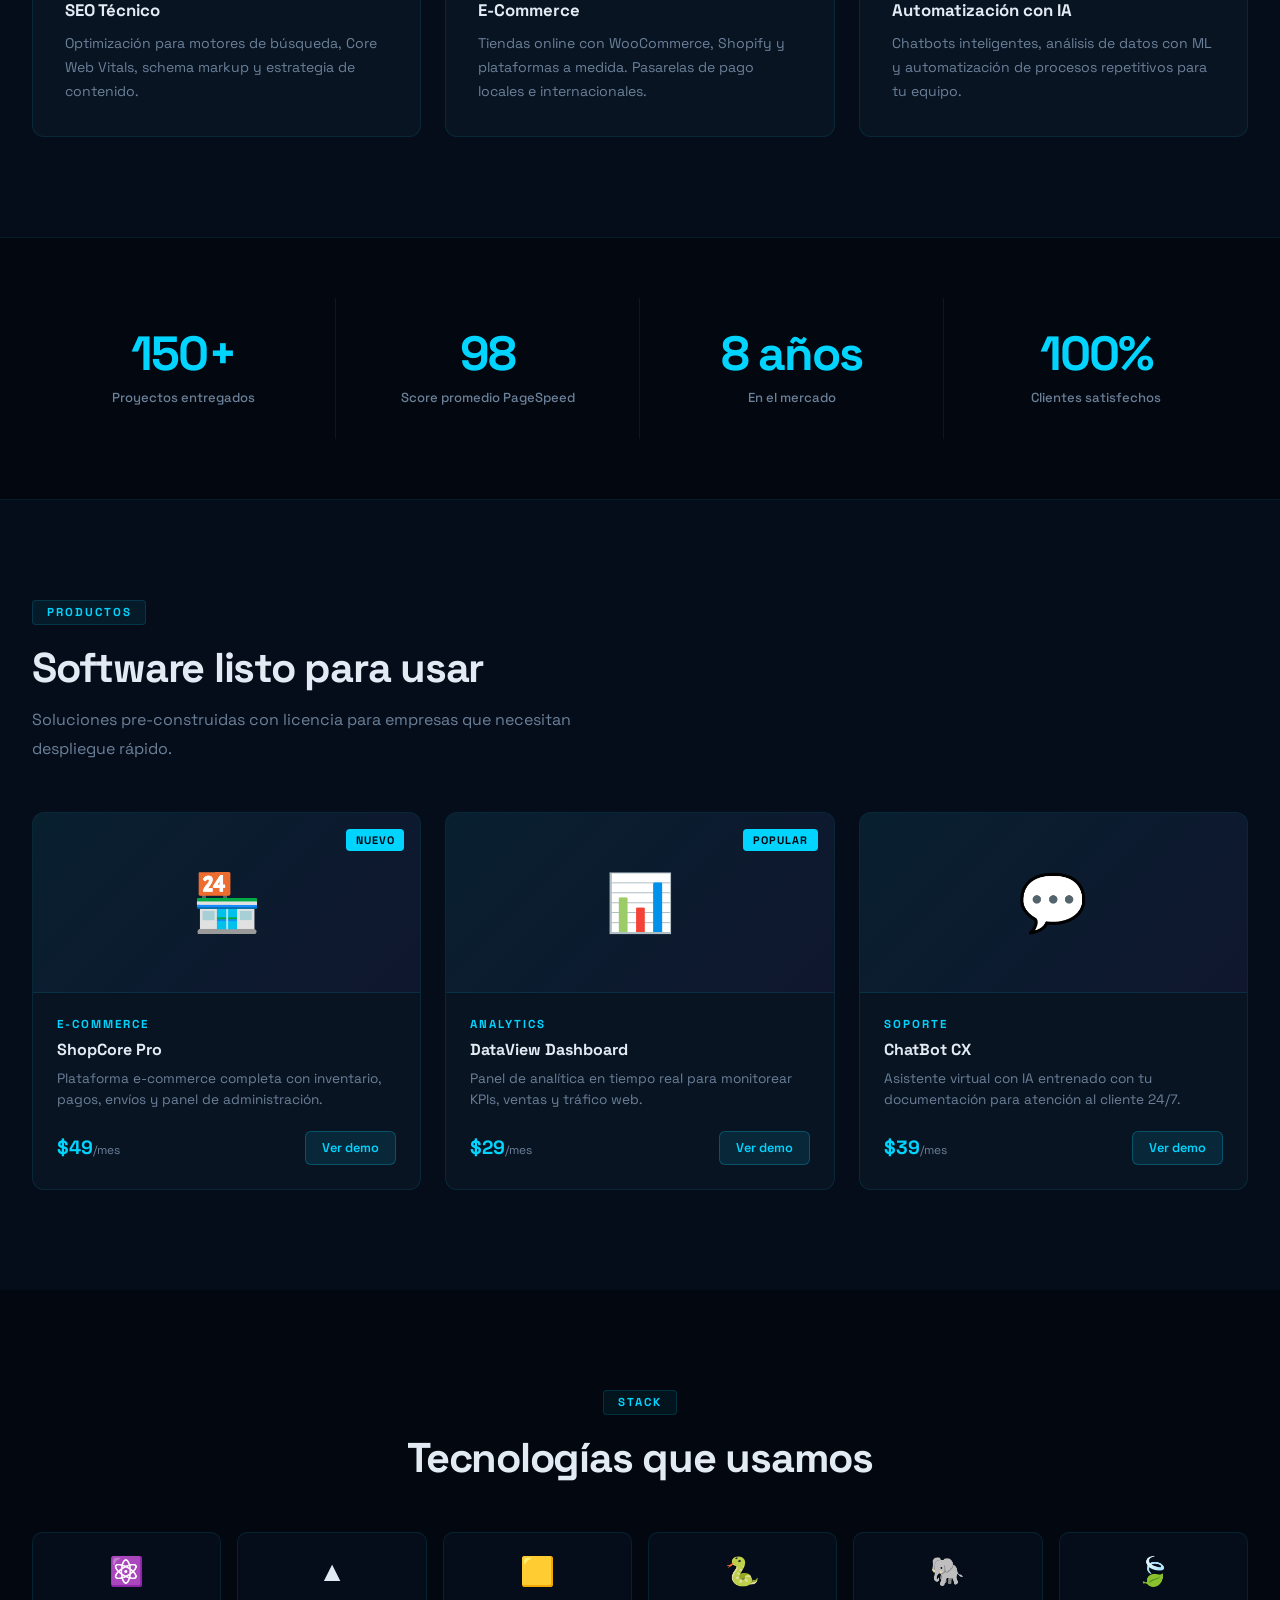
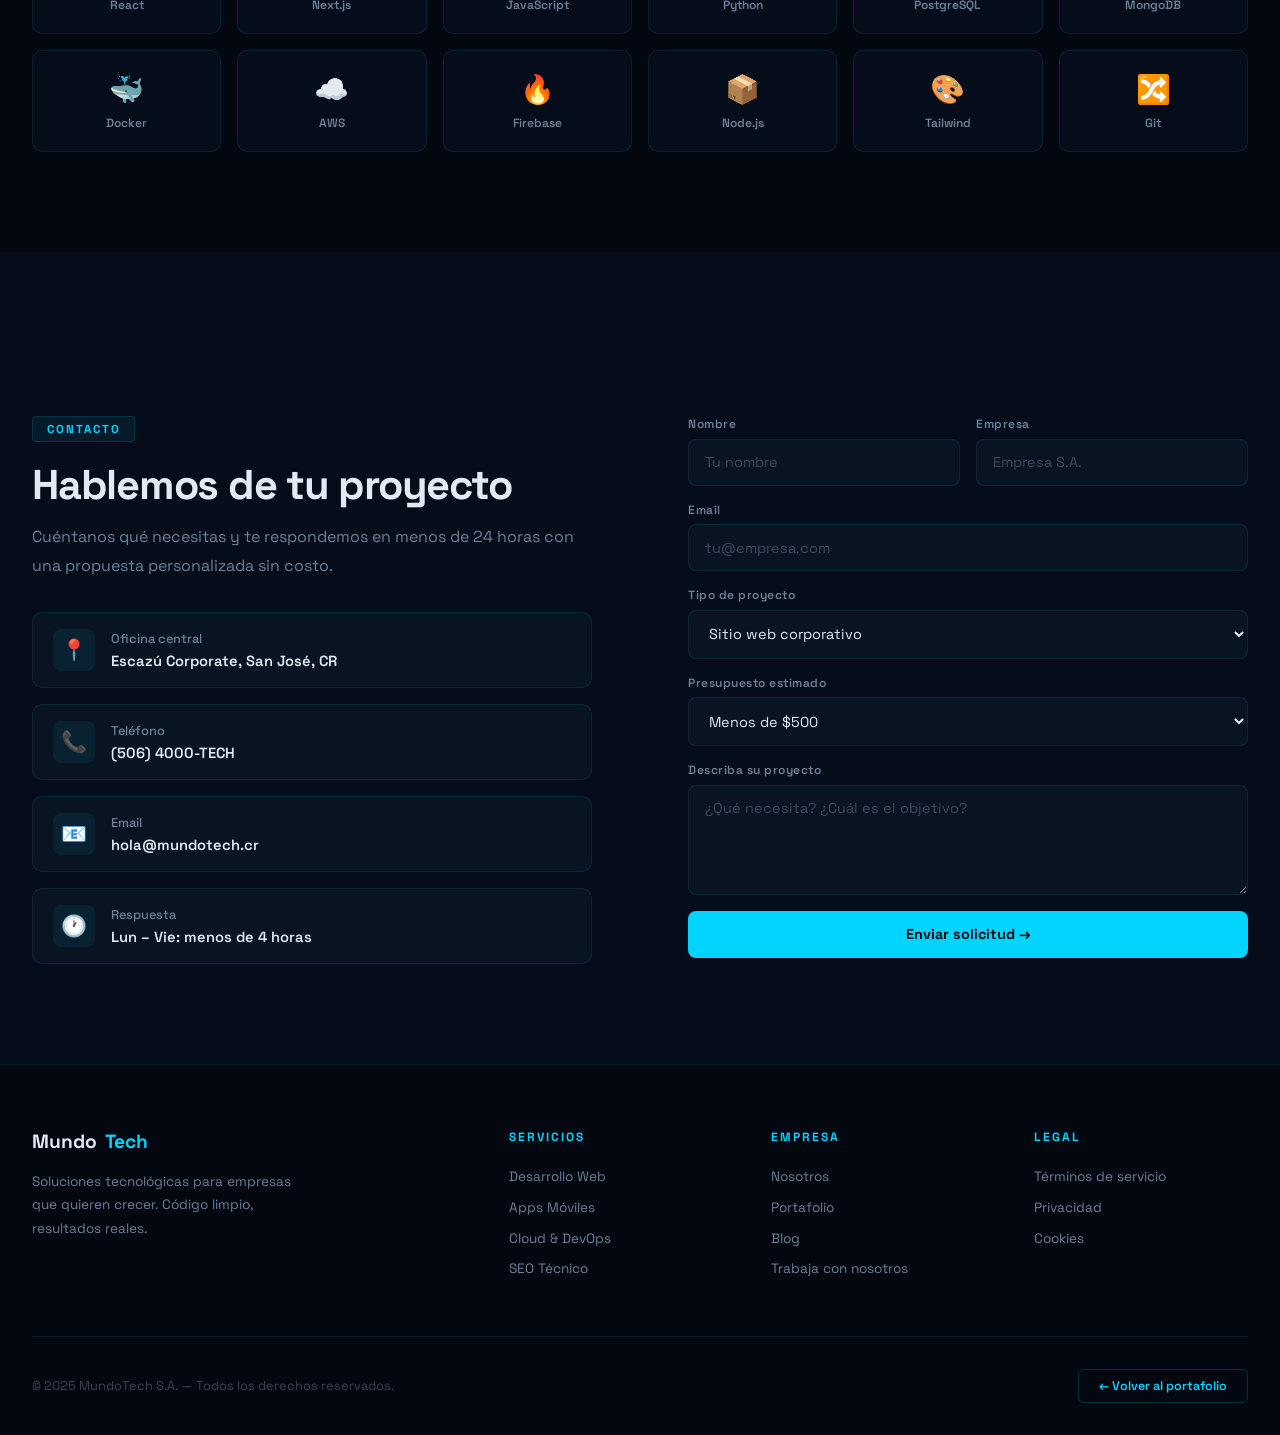
<file: proyectos/proyecto2.html>
<!DOCTYPE html>
<html lang="es">
<head>
  <meta charset="UTF-8">
  <meta name="viewport" content="width=device-width, initial-scale=1.0">
  <title>MundoTech — Soluciones tecnológicas para tu empresa</title>
  <link rel="preconnect" href="https://fonts.googleapis.com">
  <link rel="preconnect" href="https://fonts.gstatic.com" crossorigin>
  <link href="https://fonts.googleapis.com/css2?family=Space+Grotesk:wght@400;500;600;700&family=JetBrains+Mono:wght@400;500&display=swap" rel="stylesheet">
  <style>
    *, *::before, *::after { margin: 0; padding: 0; box-sizing: border-box; }

    :root {
      --bg:      #03070F;
      --bg2:     #060D1A;
      --bg3:     #091422;
      --cyan:    #00D4FF;
      --cyan2:   #00A8CC;
      --green:   #00FF88;
      --purple:  #7C3AED;
      --text:    #E2EAF4;
      --text2:   #6B8099;
      --border:  rgba(0,212,255,0.1);
      --sans:    'Space Grotesk', sans-serif;
      --mono:    'JetBrains Mono', monospace;
    }

    html { scroll-behavior: smooth; }
    body { background: var(--bg); color: var(--text); font-family: var(--sans); overflow-x: hidden; }
    img { max-width: 100%; display: block; }
    a { text-decoration: none; color: inherit; }
    ul { list-style: none; }

    /* ── GRID BACKGROUND ── */
    body::before {
      content: ''; position: fixed; inset: 0; pointer-events: none; z-index: 0;
      background-image:
        linear-gradient(rgba(0,212,255,0.04) 1px, transparent 1px),
        linear-gradient(90deg, rgba(0,212,255,0.04) 1px, transparent 1px);
      background-size: 60px 60px;
    }

    /* ── NAVBAR ── */
    #nav {
      position: fixed; top: 0; width: 100%; z-index: 99;
      background: rgba(3, 7, 15, 0.85);
      backdrop-filter: blur(16px);
      border-bottom: 1px solid var(--border);
    }
    .nav-inner {
      max-width: 1280px; margin: 0 auto; padding: 0 2rem;
      height: 68px; display: flex; align-items: center; justify-content: space-between;
    }
    .nav-brand {
      display: flex; align-items: center; gap: 0.6rem;
      font-size: 1.2rem; font-weight: 700; letter-spacing: -0.02em;
    }
    .nav-brand-icon {
      width: 32px; height: 32px; border-radius: 8px;
      background: linear-gradient(135deg, var(--cyan), var(--purple));
      display: flex; align-items: center; justify-content: center;
      font-size: 1rem;
    }
    .nav-brand span { color: var(--cyan); }
    .nav-links { display: flex; gap: 2.5rem; }
    .nav-links a { font-size: 0.88rem; font-weight: 500; color: var(--text2); transition: color 0.2s; }
    .nav-links a:hover { color: var(--cyan); }
    .nav-cta {
      background: var(--cyan); color: var(--bg);
      padding: 0.55rem 1.5rem; border-radius: 6px;
      font-size: 0.85rem; font-weight: 700; letter-spacing: 0.3px;
      transition: all 0.2s;
    }
    .nav-cta:hover { background: #33DDFF; box-shadow: 0 0 20px rgba(0,212,255,0.4); }

    /* ── HERO ── */
    #hero {
      min-height: 100vh; padding: 10rem 2rem 6rem;
      display: flex; align-items: center; position: relative; z-index: 1;
      overflow: hidden;
    }
    .hero-glow {
      position: absolute; width: 600px; height: 600px; border-radius: 50%;
      background: radial-gradient(circle, rgba(0,212,255,0.08), transparent 70%);
      top: -100px; right: -100px; pointer-events: none;
    }
    .hero-glow2 {
      position: absolute; width: 400px; height: 400px; border-radius: 50%;
      background: radial-gradient(circle, rgba(124,58,237,0.1), transparent 70%);
      bottom: -50px; left: 10%; pointer-events: none;
    }
    .hero-inner {
      max-width: 1280px; margin: 0 auto; width: 100%;
      display: grid; grid-template-columns: 1fr 1fr; gap: 6rem; align-items: center;
    }
    .badge {
      display: inline-flex; align-items: center; gap: 0.5rem;
      background: rgba(0,212,255,0.08); border: 1px solid rgba(0,212,255,0.2);
      border-radius: 50px; padding: 0.35rem 1rem;
      font-size: 0.78rem; font-weight: 600; color: var(--cyan); margin-bottom: 1.5rem;
    }
    .badge::before { content: ''; width: 6px; height: 6px; border-radius: 50%; background: var(--green); animation: blink 2s infinite; }
    @keyframes blink { 0%,100% {opacity:1} 50% {opacity:0.3} }
    #hero h1 {
      font-size: clamp(2.5rem, 5vw, 4rem); font-weight: 700;
      letter-spacing: -0.04em; line-height: 1.1; margin-bottom: 1.5rem;
    }
    #hero h1 .cyan { color: var(--cyan); }
    #hero p { font-size: 1.05rem; color: var(--text2); line-height: 1.8; max-width: 500px; margin-bottom: 2.5rem; }
    .hero-btns { display: flex; gap: 1rem; flex-wrap: wrap; }
    .btn-cyber {
      background: var(--cyan); color: var(--bg);
      padding: 0.9rem 2rem; border-radius: 8px;
      font-size: 0.9rem; font-weight: 700;
      transition: all 0.2s; border: none; cursor: pointer; font-family: var(--sans);
    }
    .btn-cyber:hover { background: #33DDFF; box-shadow: 0 0 30px rgba(0,212,255,0.4); transform: translateY(-2px); }
    .btn-ghost {
      border: 1px solid var(--border); color: var(--text);
      padding: 0.9rem 2rem; border-radius: 8px;
      font-size: 0.9rem; font-weight: 600; transition: all 0.2s;
    }
    .btn-ghost:hover { border-color: var(--cyan); color: var(--cyan); background: rgba(0,212,255,0.05); }
    /* Terminal visual */
    .hero-terminal {
      background: var(--bg2); border: 1px solid var(--border);
      border-radius: 12px; overflow: hidden;
      box-shadow: 0 0 60px rgba(0,212,255,0.08), 0 40px 80px rgba(0,0,0,0.5);
    }
    .terminal-bar {
      background: var(--bg3); padding: 0.85rem 1.25rem;
      display: flex; align-items: center; gap: 0.5rem;
      border-bottom: 1px solid var(--border);
    }
    .t-dot { width: 12px; height: 12px; border-radius: 50%; }
    .t-red { background: #FF5F56; }
    .t-yellow { background: #FFBD2E; }
    .t-green { background: #27C93F; }
    .terminal-title { font-family: var(--mono); font-size: 0.75rem; color: var(--text2); margin-left: auto; margin-right: auto; }
    .terminal-body { padding: 1.5rem; font-family: var(--mono); font-size: 0.82rem; line-height: 2; }
    .t-line { display: flex; gap: 0.5rem; }
    .t-prompt { color: var(--cyan); }
    .t-cmd { color: var(--text); }
    .t-out { color: var(--green); padding-left: 1.5rem; }
    .t-comment { color: var(--text2); padding-left: 1.5rem; }
    .t-cursor { display: inline-block; width: 8px; height: 14px; background: var(--cyan); animation: cursor-blink 1s infinite; vertical-align: middle; }
    @keyframes cursor-blink { 0%,49% {opacity:1} 50%,100% {opacity:0} }

    /* ── SECCIÓN GENERAL ── */
    section { padding: 100px 0; position: relative; z-index: 1; }
    .container { max-width: 1280px; margin: 0 auto; padding: 0 2rem; }
    .section-badge {
      display: inline-flex; align-items: center; gap: 0.4rem;
      background: rgba(0,212,255,0.07); border: 1px solid rgba(0,212,255,0.15);
      border-radius: 4px; padding: 0.3rem 0.85rem;
      font-size: 0.72rem; font-weight: 700; color: var(--cyan);
      letter-spacing: 2px; text-transform: uppercase; margin-bottom: 1rem;
    }
    .section-title { font-size: clamp(1.8rem, 3.5vw, 2.6rem); font-weight: 700; letter-spacing: -0.03em; margin-bottom: 0.75rem; }
    .section-sub { font-size: 1rem; color: var(--text2); max-width: 560px; line-height: 1.8; }
    .text-cyan { color: var(--cyan); }
    .center { text-align: center; }
    .center .section-sub { margin: 0.75rem auto 0; }

    /* ── SERVICIOS ── */
    #servicios { background: var(--bg2); }
    .services-grid {
      display: grid; grid-template-columns: repeat(3, 1fr); gap: 1.5rem; margin-top: 4rem;
    }
    .service-card {
      background: var(--bg3); border: 1px solid var(--border);
      border-radius: 12px; padding: 2rem;
      transition: all 0.3s; position: relative; overflow: hidden;
    }
    .service-card::before {
      content: ''; position: absolute; inset: 0; border-radius: 12px;
      background: linear-gradient(135deg, rgba(0,212,255,0.05), transparent);
      opacity: 0; transition: opacity 0.3s;
    }
    .service-card:hover { border-color: rgba(0,212,255,0.3); transform: translateY(-4px); box-shadow: 0 0 30px rgba(0,212,255,0.08); }
    .service-card:hover::before { opacity: 1; }
    .service-icon {
      width: 52px; height: 52px; border-radius: 12px;
      background: rgba(0,212,255,0.08); border: 1px solid rgba(0,212,255,0.15);
      display: flex; align-items: center; justify-content: center;
      font-size: 1.5rem; margin-bottom: 1.25rem;
    }
    .service-card h3 { font-size: 1.05rem; font-weight: 700; margin-bottom: 0.65rem; }
    .service-card p { font-size: 0.88rem; color: var(--text2); line-height: 1.7; }

    /* ── STATS ── */
    #stats { background: var(--bg); border-top: 1px solid var(--border); border-bottom: 1px solid var(--border); padding: 60px 0; }
    .stats-row { display: grid; grid-template-columns: repeat(4,1fr); gap: 0; }
    .stat-block {
      text-align: center; padding: 2rem 1rem;
      border-right: 1px solid var(--border);
    }
    .stat-block:last-child { border-right: none; }
    .stat-num { font-size: 3rem; font-weight: 700; letter-spacing: -0.04em; color: var(--cyan); display: block; line-height: 1; margin-bottom: 0.5rem; }
    .stat-lbl { font-size: 0.82rem; color: var(--text2); font-weight: 500; }

    /* ── PRODUCTOS ── */
    #productos { background: var(--bg2); }
    .products-header { display: flex; justify-content: space-between; align-items: flex-end; margin-bottom: 3rem; gap: 2rem; }
    .products-grid { display: grid; grid-template-columns: repeat(3, 1fr); gap: 1.5rem; }
    .product-card {
      background: var(--bg3); border: 1px solid var(--border); border-radius: 12px;
      overflow: hidden; transition: all 0.3s;
    }
    .product-card:hover { border-color: rgba(0,212,255,0.25); box-shadow: 0 0 40px rgba(0,212,255,0.06); }
    .product-thumb {
      height: 180px; background: linear-gradient(135deg, rgba(0,212,255,0.06), rgba(124,58,237,0.06));
      display: flex; align-items: center; justify-content: center;
      font-size: 3.5rem; border-bottom: 1px solid var(--border);
      position: relative; overflow: hidden;
    }
    .product-thumb-badge {
      position: absolute; top: 1rem; right: 1rem;
      background: var(--cyan); color: var(--bg);
      font-size: 0.68rem; font-weight: 700; padding: 0.25rem 0.6rem;
      border-radius: 4px; letter-spacing: 1px; text-transform: uppercase;
    }
    .product-body { padding: 1.5rem; }
    .product-category { font-size: 0.72rem; letter-spacing: 2px; text-transform: uppercase; color: var(--cyan); margin-bottom: 0.5rem; font-weight: 700; }
    .product-name { font-size: 1rem; font-weight: 700; margin-bottom: 0.5rem; }
    .product-desc { font-size: 0.85rem; color: var(--text2); line-height: 1.6; margin-bottom: 1.25rem; }
    .product-footer { display: flex; align-items: center; justify-content: space-between; }
    .product-price { font-size: 1.2rem; font-weight: 700; color: var(--cyan); }
    .product-price span { font-size: 0.75rem; color: var(--text2); font-weight: 400; }
    .btn-product {
      background: rgba(0,212,255,0.1); border: 1px solid rgba(0,212,255,0.25);
      color: var(--cyan); padding: 0.45rem 1rem; border-radius: 6px;
      font-size: 0.8rem; font-weight: 600; transition: all 0.2s; cursor: pointer;
      font-family: var(--sans);
    }
    .btn-product:hover { background: var(--cyan); color: var(--bg); }

    /* ── TECNOLOGÍAS ── */
    #tech { background: var(--bg); }
    .tech-grid { display: grid; grid-template-columns: repeat(6, 1fr); gap: 1rem; margin-top: 3rem; }
    .tech-item {
      background: var(--bg2); border: 1px solid var(--border); border-radius: 10px;
      padding: 1.25rem 0.75rem; text-align: center;
      transition: all 0.25s; cursor: default;
    }
    .tech-item:hover { border-color: rgba(0,212,255,0.3); background: var(--bg3); transform: translateY(-3px); }
    .tech-item-icon { font-size: 1.75rem; margin-bottom: 0.5rem; }
    .tech-item-name { font-size: 0.75rem; color: var(--text2); font-weight: 600; }

    /* ── CONTACTO ── */
    #contacto { background: var(--bg2); }
    .contact-grid { display: grid; grid-template-columns: 1fr 1fr; gap: 6rem; margin-top: 4rem; align-items: start; }
    .contact-info p { color: var(--text2); line-height: 1.8; margin-bottom: 2rem; }
    .contact-cards { display: flex; flex-direction: column; gap: 1rem; }
    .contact-card {
      display: flex; gap: 1rem; align-items: center;
      background: var(--bg3); border: 1px solid var(--border);
      border-radius: 10px; padding: 1rem 1.25rem;
      transition: border-color 0.2s;
    }
    .contact-card:hover { border-color: rgba(0,212,255,0.25); }
    .contact-card-icon { font-size: 1.3rem; width: 42px; height: 42px; display: flex; align-items: center; justify-content: center; background: rgba(0,212,255,0.07); border-radius: 8px; flex-shrink: 0; }
    .contact-card-info strong { display: block; font-size: 0.8rem; color: var(--text2); margin-bottom: 0.2rem; font-weight: 500; }
    .contact-card-info span { font-size: 0.92rem; color: var(--text); font-weight: 600; }
    .contact-form { display: flex; flex-direction: column; gap: 1rem; }
    .form-row { display: grid; grid-template-columns: 1fr 1fr; gap: 1rem; }
    .form-group { display: flex; flex-direction: column; gap: 0.4rem; }
    .form-group label { font-size: 0.75rem; font-weight: 600; color: var(--text2); letter-spacing: 0.5px; }
    .form-group input, .form-group select, .form-group textarea {
      background: var(--bg3); border: 1px solid var(--border);
      border-radius: 8px; padding: 0.85rem 1rem; color: var(--text);
      font-family: var(--sans); font-size: 0.9rem; outline: none; transition: border-color 0.2s;
    }
    .form-group input:focus, .form-group select:focus, .form-group textarea:focus { border-color: var(--cyan); }
    .form-group input::placeholder, .form-group textarea::placeholder { color: var(--text2); opacity: 0.5; }
    .form-group select option { background: var(--bg2); }
    .form-group textarea { resize: vertical; min-height: 110px; }

    /* ── FOOTER ── */
    footer { background: var(--bg); border-top: 1px solid var(--border); padding: 4rem 0 2rem; }
    .footer-grid { display: grid; grid-template-columns: 2fr 1fr 1fr 1fr; gap: 3rem; padding-bottom: 3rem; border-bottom: 1px solid var(--border); margin-bottom: 2rem; }
    .footer-brand { font-size: 1.2rem; font-weight: 700; margin-bottom: 1rem; display: flex; align-items: center; gap: 0.5rem; }
    .footer-brand span { color: var(--cyan); }
    .footer-desc { font-size: 0.85rem; color: var(--text2); line-height: 1.7; max-width: 280px; }
    .footer-col h4 { font-size: 0.75rem; font-weight: 700; letter-spacing: 2px; text-transform: uppercase; color: var(--cyan); margin-bottom: 1.25rem; }
    .footer-col ul li { margin-bottom: 0.6rem; }
    .footer-col ul li a { font-size: 0.85rem; color: var(--text2); transition: color 0.2s; }
    .footer-col ul li a:hover { color: var(--text); }
    .footer-bottom { display: flex; justify-content: space-between; align-items: center; }
    .footer-bottom p { font-size: 0.8rem; color: var(--text2); opacity: 0.5; }
    .footer-back {
      font-size: 0.78rem; font-weight: 600; color: var(--cyan);
      border: 1px solid rgba(0,212,255,0.2); padding: 0.5rem 1.25rem; border-radius: 6px;
      transition: all 0.2s;
    }
    .footer-back:hover { background: rgba(0,212,255,0.1); }

    /* ── RESPONSIVE ── */
    @media (max-width: 1024px) {
      .hero-inner { grid-template-columns: 1fr; gap: 3rem; }
      .services-grid, .products-grid { grid-template-columns: 1fr 1fr; }
      .tech-grid { grid-template-columns: repeat(3,1fr); }
      .footer-grid { grid-template-columns: 1fr 1fr; }
    }
    @media (max-width: 768px) {
      .nav-links, .nav-cta { display: none; }
      section { padding: 70px 0; }
      .stats-row { grid-template-columns: repeat(2,1fr); }
      .products-header { flex-direction: column; align-items: flex-start; }
      .contact-grid { grid-template-columns: 1fr; gap: 3rem; }
      .form-row { grid-template-columns: 1fr; }
      .footer-grid { grid-template-columns: 1fr; gap: 2rem; }
      .footer-bottom { flex-direction: column; gap: 1rem; }
    }
    @media (max-width: 480px) {
      .services-grid, .products-grid, .tech-grid { grid-template-columns: 1fr; }
    }
  </style>
</head>
<body>

  <!-- NAVBAR -->
  <header id="nav">
    <div class="nav-inner">
      <a href="#hero" class="nav-brand">
        <div class="nav-brand-icon">💻</div>
        Mundo<span>Tech</span>
      </a>
      <nav class="nav-links">
        <a href="#servicios">Servicios</a>
        <a href="#productos">Productos</a>
        <a href="#tech">Tecnologías</a>
        <a href="#contacto">Contacto</a>
      </nav>
      <a href="#contacto" class="nav-cta">Cotizar proyecto</a>
    </div>
  </header>

  <!-- HERO -->
  <section id="hero">
    <div class="hero-glow"></div>
    <div class="hero-glow2"></div>
    <div class="hero-inner">
      <div>
        <div class="badge">Disponible para nuevos proyectos</div>
        <h1>Tu empresa,<br><span class="cyan">impulsada</span> por<br>tecnología real</h1>
        <p>Desarrollamos software a medida, sitios web de alto rendimiento y soluciones digitales que hacen crecer tu negocio. Más de 150 proyectos entregados en Latinoamérica.</p>
        <div class="hero-btns">
          <a href="#contacto" class="btn-cyber">Iniciar proyecto</a>
          <a href="#servicios" class="btn-ghost">Ver servicios</a>
        </div>
      </div>
      <div class="hero-terminal">
        <div class="terminal-bar">
          <div class="t-dot t-red"></div>
          <div class="t-dot t-yellow"></div>
          <div class="t-dot t-green"></div>
          <span class="terminal-title">mundotech-cli — bash</span>
        </div>
        <div class="terminal-body">
          <div class="t-line"><span class="t-prompt">$</span><span class="t-cmd">mundotech init my-project</span></div>
          <div class="t-line"><span class="t-out">✓ Analyzing requirements...</span></div>
          <div class="t-line"><span class="t-out">✓ Setting up environment</span></div>
          <div class="t-line"><span class="t-out">✓ Installing dependencies (312 packs)</span></div>
          <div class="t-line"><span class="t-out">✓ Configuring CI/CD pipeline</span></div>
          <div class="t-line"><span class="t-comment">// Performance score: 98/100</span></div>
          <div class="t-line"><span class="t-comment">// SEO score: 100/100</span></div>
          <div class="t-line"><span class="t-prompt">$</span><span class="t-cmd">git push origin main<span class="t-cursor"></span></span></div>
        </div>
      </div>
    </div>
  </section>

  <!-- SERVICIOS -->
  <section id="servicios">
    <div class="container">
      <div class="center">
        <span class="section-badge">Servicios</span>
        <h2 class="section-title">¿Qué hacemos en <span class="text-cyan">MundoTech</span>?</h2>
        <p class="section-sub">Cubrimos todo el ciclo de vida digital de tu empresa: desde la estrategia hasta la implementación y el soporte continuo.</p>
      </div>
      <div class="services-grid">
        <div class="service-card"><div class="service-icon">🌐</div><h3>Desarrollo Web</h3><p>Sitios y aplicaciones web rápidos, seguros y escalables. HTML, CSS, JavaScript, React, Next.js y más.</p></div>
        <div class="service-card"><div class="service-icon">📱</div><h3>Apps Móviles</h3><p>Desarrollo de aplicaciones iOS y Android nativas o híbridas con Flutter y React Native.</p></div>
        <div class="service-card"><div class="service-icon">☁️</div><h3>Cloud &amp; DevOps</h3><p>Migración a la nube, configuración de servidores, pipelines CI/CD y monitoreo 24/7 con AWS y GCP.</p></div>
        <div class="service-card"><div class="service-icon">🔍</div><h3>SEO Técnico</h3><p>Optimización para motores de búsqueda, Core Web Vitals, schema markup y estrategia de contenido.</p></div>
        <div class="service-card"><div class="service-icon">🛒</div><h3>E-Commerce</h3><p>Tiendas online con WooCommerce, Shopify y plataformas a medida. Pasarelas de pago locales e internacionales.</p></div>
        <div class="service-card"><div class="service-icon">🤖</div><h3>Automatización con IA</h3><p>Chatbots inteligentes, análisis de datos con ML y automatización de procesos repetitivos para tu equipo.</p></div>
      </div>
    </div>
  </section>

  <!-- STATS -->
  <section id="stats">
    <div class="container">
      <div class="stats-row">
        <div class="stat-block"><span class="stat-num">150+</span><span class="stat-lbl">Proyectos entregados</span></div>
        <div class="stat-block"><span class="stat-num">98</span><span class="stat-lbl">Score promedio PageSpeed</span></div>
        <div class="stat-block"><span class="stat-num">8 años</span><span class="stat-lbl">En el mercado</span></div>
        <div class="stat-block"><span class="stat-num">100%</span><span class="stat-lbl">Clientes satisfechos</span></div>
      </div>
    </div>
  </section>

  <!-- PRODUCTOS -->
  <section id="productos">
    <div class="container">
      <div class="products-header">
        <div>
          <span class="section-badge">Productos</span>
          <h2 class="section-title">Software listo para usar</h2>
          <p class="section-sub">Soluciones pre-construidas con licencia para empresas que necesitan despliegue rápido.</p>
        </div>
      </div>
      <div class="products-grid">
        <div class="product-card">
          <div class="product-thumb">🏪<div class="product-thumb-badge">Nuevo</div></div>
          <div class="product-body">
            <div class="product-category">E-Commerce</div>
            <div class="product-name">ShopCore Pro</div>
            <div class="product-desc">Plataforma e-commerce completa con inventario, pagos, envíos y panel de administración.</div>
            <div class="product-footer"><div class="product-price">$49<span>/mes</span></div><button class="btn-product">Ver demo</button></div>
          </div>
        </div>
        <div class="product-card">
          <div class="product-thumb">📊<div class="product-thumb-badge">Popular</div></div>
          <div class="product-body">
            <div class="product-category">Analytics</div>
            <div class="product-name">DataView Dashboard</div>
            <div class="product-desc">Panel de analítica en tiempo real para monitorear KPIs, ventas y tráfico web.</div>
            <div class="product-footer"><div class="product-price">$29<span>/mes</span></div><button class="btn-product">Ver demo</button></div>
          </div>
        </div>
        <div class="product-card">
          <div class="product-thumb">💬</div>
          <div class="product-body">
            <div class="product-category">Soporte</div>
            <div class="product-name">ChatBot CX</div>
            <div class="product-desc">Asistente virtual con IA entrenado con tu documentación para atención al cliente 24/7.</div>
            <div class="product-footer"><div class="product-price">$39<span>/mes</span></div><button class="btn-product">Ver demo</button></div>
          </div>
        </div>
      </div>
    </div>
  </section>

  <!-- TECNOLOGÍAS -->
  <section id="tech">
    <div class="container">
      <div class="center">
        <span class="section-badge">Stack</span>
        <h2 class="section-title">Tecnologías que usamos</h2>
      </div>
      <div class="tech-grid">
        <div class="tech-item"><div class="tech-item-icon">⚛️</div><div class="tech-item-name">React</div></div>
        <div class="tech-item"><div class="tech-item-icon">▲</div><div class="tech-item-name">Next.js</div></div>
        <div class="tech-item"><div class="tech-item-icon">🟨</div><div class="tech-item-name">JavaScript</div></div>
        <div class="tech-item"><div class="tech-item-icon">🐍</div><div class="tech-item-name">Python</div></div>
        <div class="tech-item"><div class="tech-item-icon">🐘</div><div class="tech-item-name">PostgreSQL</div></div>
        <div class="tech-item"><div class="tech-item-icon">🍃</div><div class="tech-item-name">MongoDB</div></div>
        <div class="tech-item"><div class="tech-item-icon">🐳</div><div class="tech-item-name">Docker</div></div>
        <div class="tech-item"><div class="tech-item-icon">☁️</div><div class="tech-item-name">AWS</div></div>
        <div class="tech-item"><div class="tech-item-icon">🔥</div><div class="tech-item-name">Firebase</div></div>
        <div class="tech-item"><div class="tech-item-icon">📦</div><div class="tech-item-name">Node.js</div></div>
        <div class="tech-item"><div class="tech-item-icon">🎨</div><div class="tech-item-name">Tailwind</div></div>
        <div class="tech-item"><div class="tech-item-icon">🔀</div><div class="tech-item-name">Git</div></div>
      </div>
    </div>
  </section>

  <!-- CONTACTO -->
  <section id="contacto">
    <div class="container">
      <div class="contact-grid">
        <div class="contact-info">
          <span class="section-badge">Contacto</span>
          <h2 class="section-title">Hablemos de tu proyecto</h2>
          <p>Cuéntanos qué necesitas y te respondemos en menos de 24 horas con una propuesta personalizada sin costo.</p>
          <div class="contact-cards">
            <div class="contact-card"><div class="contact-card-icon">📍</div><div class="contact-card-info"><strong>Oficina central</strong><span>Escazú Corporate, San José, CR</span></div></div>
            <div class="contact-card"><div class="contact-card-icon">📞</div><div class="contact-card-info"><strong>Teléfono</strong><span>(506) 4000-TECH</span></div></div>
            <div class="contact-card"><div class="contact-card-icon">📧</div><div class="contact-card-info"><strong>Email</strong><span>hola@mundotech.cr</span></div></div>
            <div class="contact-card"><div class="contact-card-icon">🕐</div><div class="contact-card-info"><strong>Respuesta</strong><span>Lun – Vie: menos de 4 horas</span></div></div>
          </div>
        </div>
        <form class="contact-form" onsubmit="return false;">
          <div class="form-row">
            <div class="form-group"><label>Nombre</label><input type="text" placeholder="Tu nombre"></div>
            <div class="form-group"><label>Empresa</label><input type="text" placeholder="Empresa S.A."></div>
          </div>
          <div class="form-group"><label>Email</label><input type="email" placeholder="tu@empresa.com"></div>
          <div class="form-group"><label>Tipo de proyecto</label>
            <select>
              <option>Sitio web corporativo</option>
              <option>Aplicación web</option>
              <option>E-Commerce</option>
              <option>App móvil</option>
              <option>SEO / Analítica</option>
              <option>Otro</option>
            </select>
          </div>
          <div class="form-group"><label>Presupuesto estimado</label>
            <select>
              <option>Menos de $500</option>
              <option>$500 – $2,000</option>
              <option>$2,000 – $10,000</option>
              <option>$10,000+</option>
            </select>
          </div>
          <div class="form-group"><label>Describa su proyecto</label><textarea placeholder="¿Qué necesita? ¿Cuál es el objetivo?"></textarea></div>
          <button class="btn-cyber" style="border:none;cursor:pointer;font-family:var(--sans);">Enviar solicitud →</button>
        </form>
      </div>
    </div>
  </section>

  <!-- FOOTER -->
  <footer>
    <div class="container">
      <div class="footer-grid">
        <div>
          <div class="footer-brand">Mundo<span>Tech</span></div>
          <p class="footer-desc">Soluciones tecnológicas para empresas que quieren crecer. Código limpio, resultados reales.</p>
        </div>
        <div class="footer-col"><h4>Servicios</h4><ul><li><a href="#">Desarrollo Web</a></li><li><a href="#">Apps Móviles</a></li><li><a href="#">Cloud &amp; DevOps</a></li><li><a href="#">SEO Técnico</a></li></ul></div>
        <div class="footer-col"><h4>Empresa</h4><ul><li><a href="#">Nosotros</a></li><li><a href="#">Portafolio</a></li><li><a href="#">Blog</a></li><li><a href="#">Trabaja con nosotros</a></li></ul></div>
        <div class="footer-col"><h4>Legal</h4><ul><li><a href="#">Términos de servicio</a></li><li><a href="#">Privacidad</a></li><li><a href="#">Cookies</a></li></ul></div>
      </div>
      <div class="footer-bottom">
        <p>© 2025 MundoTech S.A. — Todos los derechos reservados.</p>
        <a href="../index.html" class="footer-back">← Volver al portafolio</a>
      </div>
    </div>
  </footer>

  <script>
    window.addEventListener('scroll', () => {
      document.getElementById('nav').style.background =
        window.scrollY > 60 ? 'rgba(3,7,15,0.98)' : 'rgba(3,7,15,0.85)';
    });
  </script>

</body>
</html>
</file>
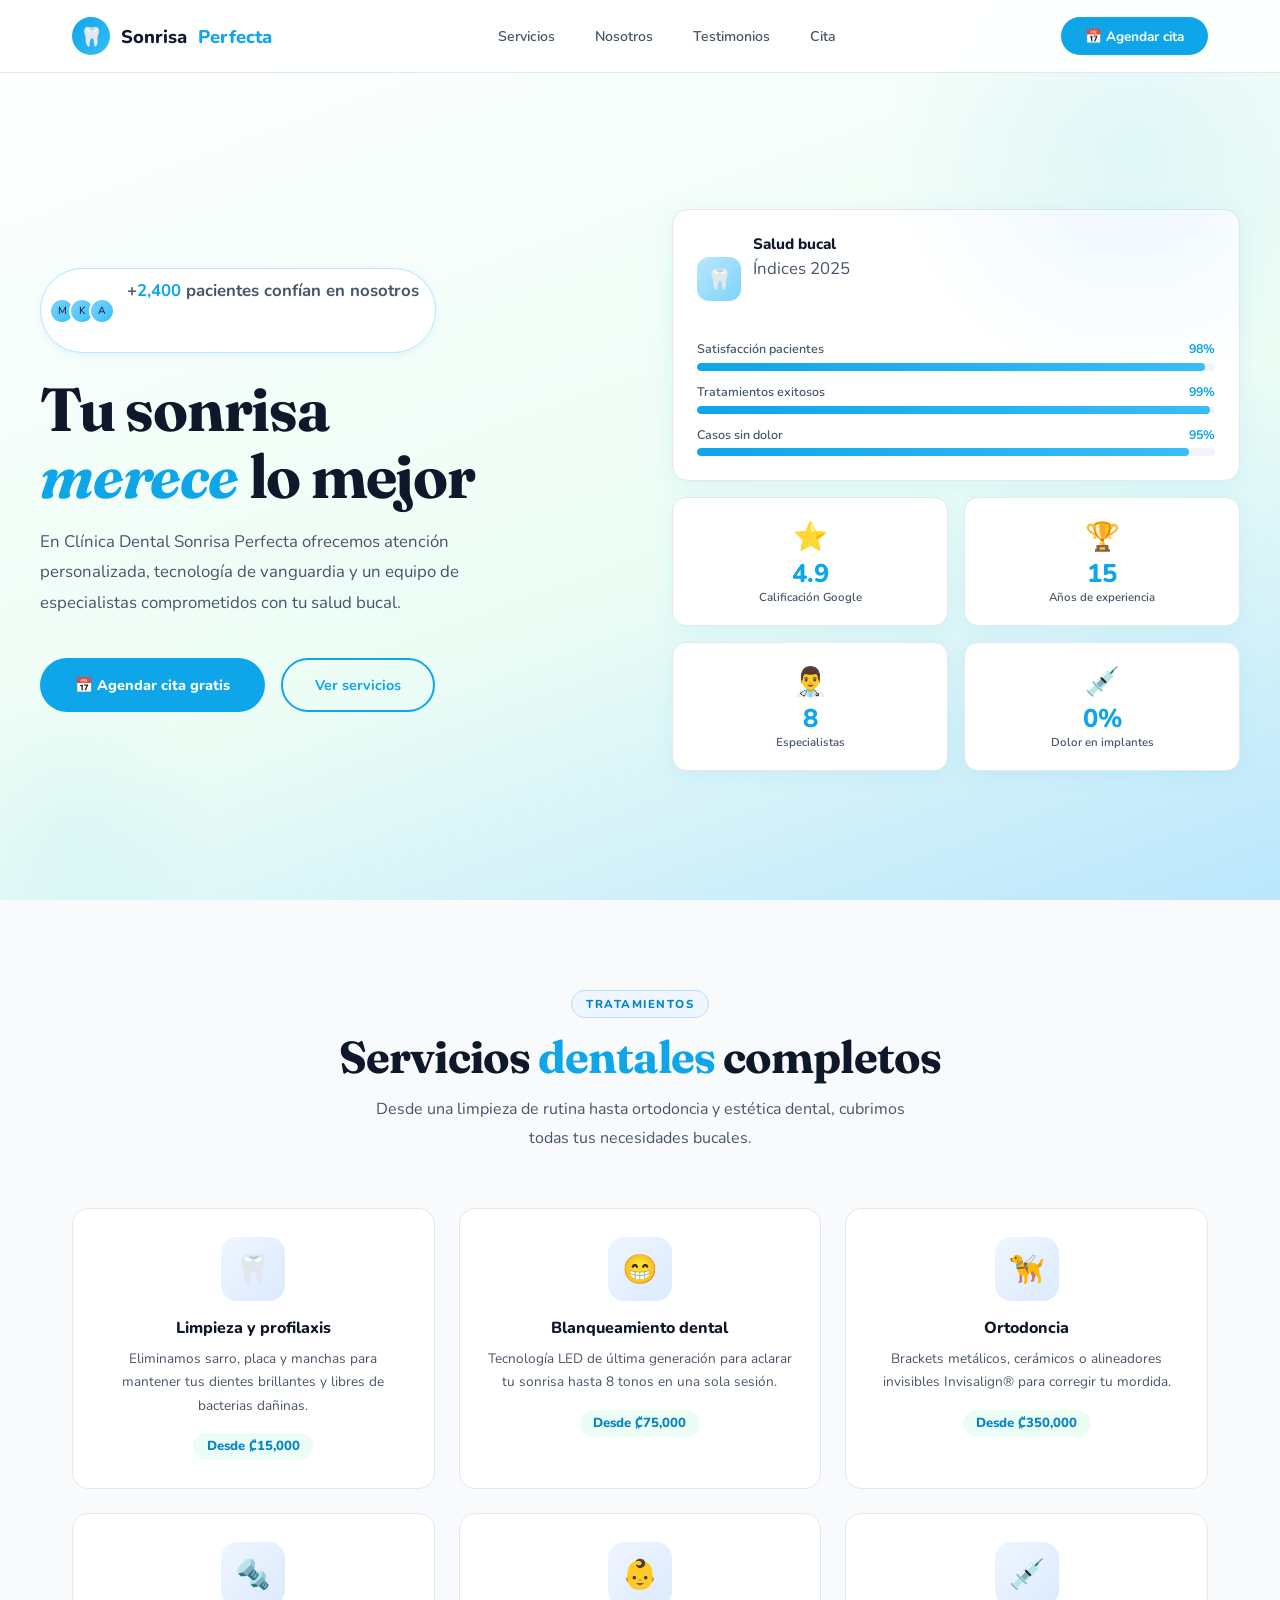
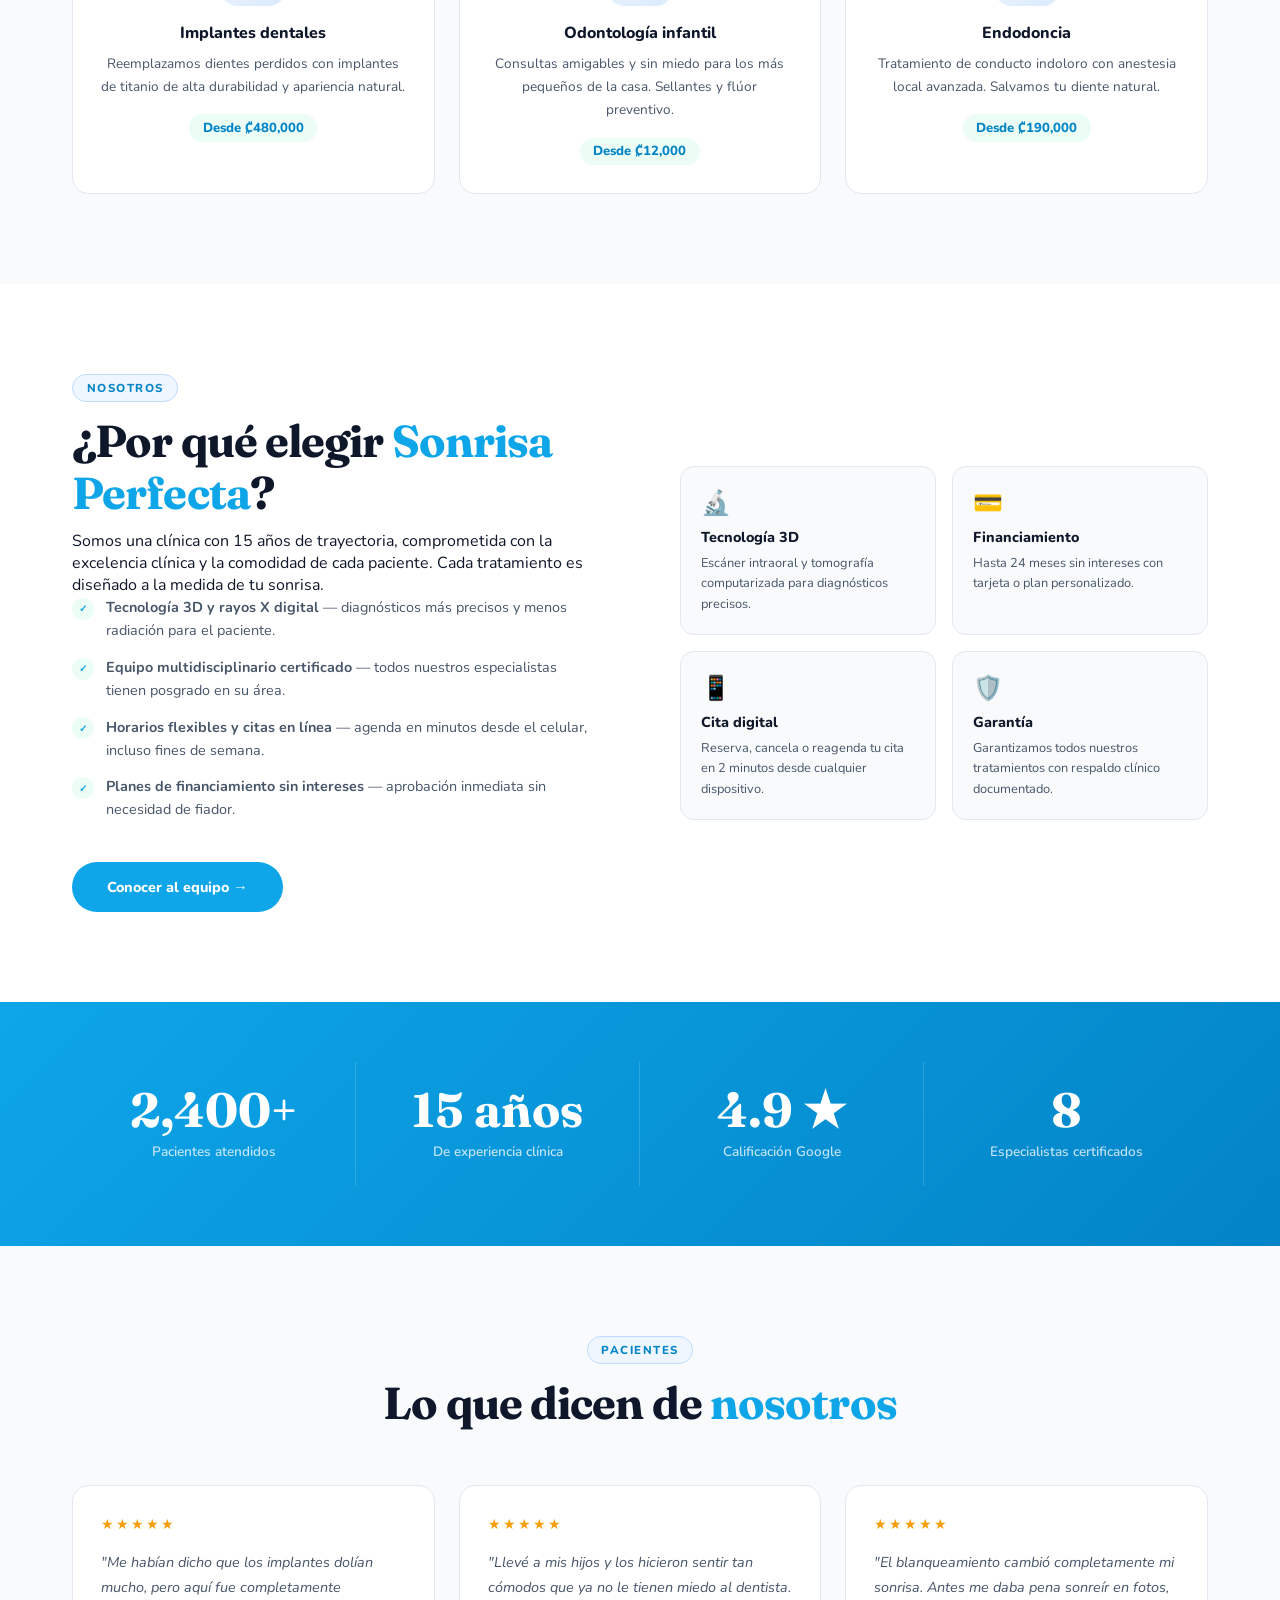
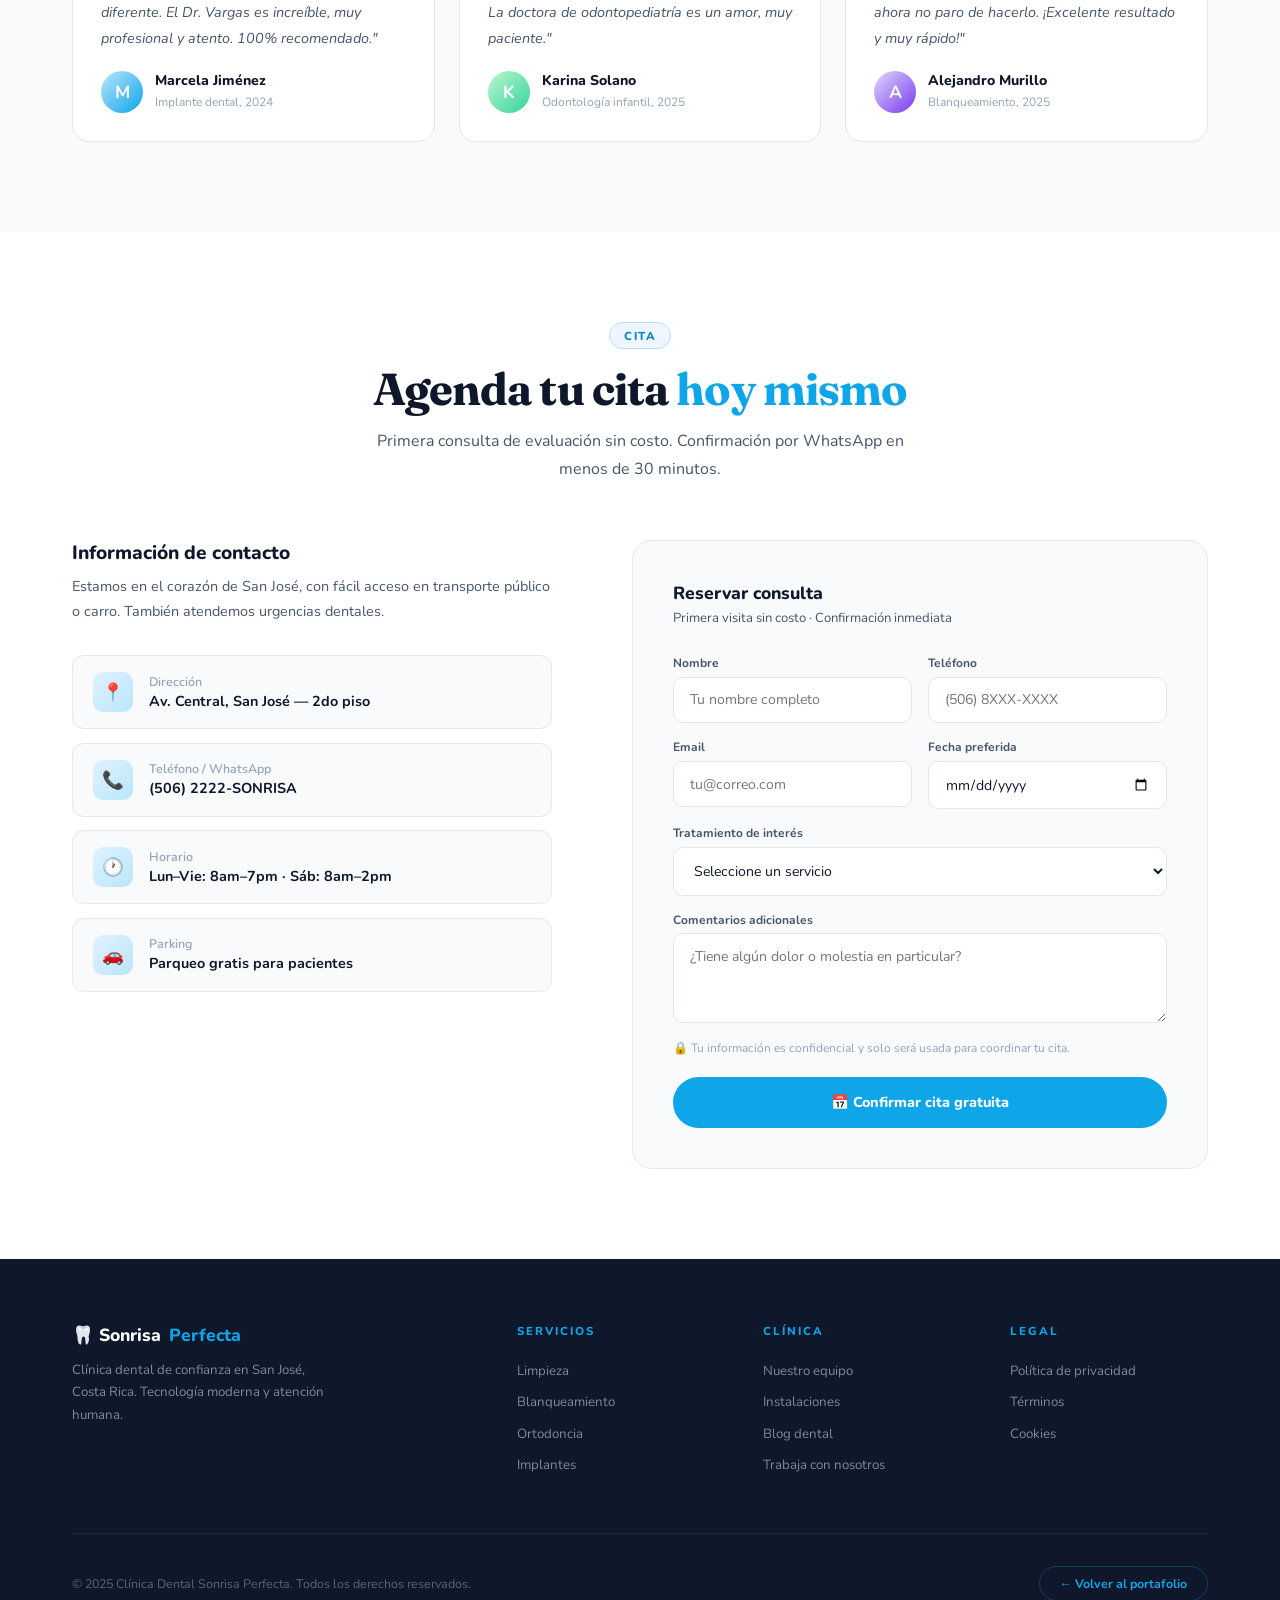
<file: proyectos/proyecto3.html>
<!DOCTYPE html>
<html lang="es">
<head>
  <meta charset="UTF-8">
  <meta name="viewport" content="width=device-width, initial-scale=1.0">
  <title>Clínica Dental Sonrisa Perfecta — Tu salud bucal en buenas manos</title>
  <link rel="preconnect" href="https://fonts.googleapis.com">
  <link rel="preconnect" href="https://fonts.gstatic.com" crossorigin>
  <link href="https://fonts.googleapis.com/css2?family=Nunito:wght@400;500;600;700;800&family=Fraunces:ital,wght@0,700;1,700&display=swap" rel="stylesheet">
  <style>
    *, *::before, *::after { margin: 0; padding: 0; box-sizing: border-box; }
    :root {
      --teal:    #0EA5E9;
      --teal2:   #0284C7;
      --teal3:   #BAE6FD;
      --mint:    #ECFDF5;
      --white:   #FFFFFF;
      --gray1:   #F8FAFC;
      --gray2:   #F1F5F9;
      --gray3:   #E2E8F0;
      --text:    #0F172A;
      --text2:   #475569;
      --text3:   #94A3B8;
      --sans:    'Nunito', sans-serif;
      --serif:   'Fraunces', serif;
    }
    html { scroll-behavior: smooth; }
    body { background: var(--white); color: var(--text); font-family: var(--sans); overflow-x: hidden; }
    a { text-decoration: none; color: inherit; }
    ul { list-style: none; }
    img { max-width: 100%; display: block; }

    /* ── NAVBAR ── */
    #nav {
      position: fixed; top: 0; width: 100%; z-index: 99;
      background: rgba(255,255,255,0.92); backdrop-filter: blur(20px);
      border-bottom: 1px solid var(--gray3); transition: box-shadow 0.3s;
    }
    #nav.scrolled { box-shadow: 0 2px 20px rgba(14,165,233,0.1); }
    .nav-inner {
      max-width: 1200px; margin: 0 auto; padding: 0 2rem;
      height: 72px; display: flex; align-items: center; justify-content: space-between;
    }
    .nav-brand { display: flex; align-items: center; gap: 0.7rem; font-weight: 800; font-size: 1.15rem; color: var(--text); }
    .nav-brand-logo {
      width: 38px; height: 38px; border-radius: 50%;
      background: linear-gradient(135deg, var(--teal), #38BDF8);
      display: flex; align-items: center; justify-content: center; font-size: 1.15rem;
    }
    .nav-brand .teal { color: var(--teal); }
    .nav-links { display: flex; gap: 2.5rem; }
    .nav-links a { font-size: 0.88rem; font-weight: 600; color: var(--text2); transition: color 0.2s; }
    .nav-links a:hover { color: var(--teal); }
    .nav-cta {
      background: var(--teal); color: white;
      padding: 0.6rem 1.5rem; border-radius: 50px;
      font-size: 0.85rem; font-weight: 700; transition: all 0.2s;
    }
    .nav-cta:hover { background: var(--teal2); box-shadow: 0 4px 20px rgba(14,165,233,0.35); transform: translateY(-1px); }

    /* ── HERO ── */
    #hero {
      min-height: 100vh; padding: 9rem 2rem 4rem;
      background: linear-gradient(160deg, var(--white) 0%, var(--mint) 60%, var(--teal3) 100%);
      display: flex; align-items: center; position: relative; overflow: hidden;
    }
    .hero-circle-deco {
      position: absolute; border-radius: 50%;
      pointer-events: none;
    }
    .hc1 { width: 500px; height: 500px; top: -100px; right: -100px; background: radial-gradient(circle, rgba(14,165,233,0.08), transparent 70%); }
    .hc2 { width: 300px; height: 300px; bottom: -80px; left: -80px; background: radial-gradient(circle, rgba(14,165,233,0.06), transparent 70%); }
    .hero-inner { max-width: 1200px; margin: 0 auto; width: 100%; display: grid; grid-template-columns: 1fr 1fr; gap: 4rem; align-items: center; }
    .hero-trust { display: inline-flex; align-items: center; gap: 0.5rem; background: var(--white); border: 1px solid var(--teal3); border-radius: 50px; padding: 0.4rem 1rem 0.4rem 0.5rem; margin-bottom: 1.5rem; box-shadow: 0 2px 8px rgba(14,165,233,0.1); }
    .trust-avatars { display: flex; margin-left: 0; }
    .trust-avatars span { width: 26px; height: 26px; border-radius: 50%; background: linear-gradient(135deg,#7DD3FC,#38BDF8); border: 2px solid white; margin-right: -6px; display: flex; align-items: center; justify-content: center; font-size: 0.65rem; }
    .hero-trust p { font-size: 0.75rem; font-weight: 700; color: var(--text); padding-left: 10px; }
    .hero-trust p span { color: var(--teal); }
    #hero h1 { font-family: var(--serif); font-size: clamp(2.4rem, 5vw, 3.8rem); line-height: 1.1; letter-spacing: -0.02em; color: var(--text); margin-bottom: 1rem; }
    #hero h1 em { font-style: italic; color: var(--teal); }
    #hero p { font-size: 1.05rem; color: var(--text2); line-height: 1.8; margin-bottom: 2.5rem; max-width: 480px; }
    .hero-btns { display: flex; gap: 1rem; flex-wrap: wrap; }
    .btn-primary { background: var(--teal); color: white; padding: 0.95rem 2.2rem; border-radius: 50px; font-size: 0.9rem; font-weight: 800; transition: all 0.2s; display: inline-flex; align-items: center; gap: 0.4rem; }
    .btn-primary:hover { background: var(--teal2); box-shadow: 0 8px 25px rgba(14,165,233,0.35); transform: translateY(-2px); }
    .btn-outline { border: 2px solid var(--teal); color: var(--teal); padding: 0.93rem 2rem; border-radius: 50px; font-size: 0.9rem; font-weight: 700; transition: all 0.2s; }
    .btn-outline:hover { background: var(--teal); color: white; }
    /* Hero card visual */
    .hero-visual { display: flex; flex-direction: column; gap: 1rem; }
    .hero-card {
      background: white; border-radius: 16px; padding: 1.5rem;
      box-shadow: 0 4px 24px rgba(14,165,233,0.1); border: 1px solid var(--gray3);
    }
    .hero-card-head { display: flex; align-items: center; gap: 0.75rem; margin-bottom: 1rem; }
    .hero-card-icon { width: 44px; height: 44px; border-radius: 12px; background: linear-gradient(135deg,#BAE6FD,#7DD3FC); display: flex; align-items: center; justify-content: center; font-size: 1.25rem; }
    .hero-card-head h4 { font-size: 0.95rem; font-weight: 800; }
    .hero-card-head p { font-size: 0.75rem; color: var(--text2); }
    .progress-item { margin-bottom: 0.75rem; }
    .progress-item:last-child { margin-bottom: 0; }
    .progress-label { display: flex; justify-content: space-between; font-size: 0.78rem; font-weight: 600; margin-bottom: 0.35rem; color: var(--text2); }
    .progress-label span:last-child { color: var(--teal); font-weight: 700; }
    .progress-bar { height: 8px; background: var(--gray2); border-radius: 50px; overflow: hidden; }
    .progress-fill { height: 100%; border-radius: 50px; background: linear-gradient(90deg, var(--teal), #38BDF8); }
    .hero-card-small { display: grid; grid-template-columns: 1fr 1fr; gap: 1rem; }
    .mini-card { background: white; border-radius: 14px; padding: 1.25rem; box-shadow: 0 4px 20px rgba(14,165,233,0.08); border: 1px solid var(--gray3); text-align: center; }
    .mini-card .icon { font-size: 1.75rem; margin-bottom: 0.3rem; }
    .mini-card .num { font-size: 1.6rem; font-weight: 800; color: var(--teal); line-height: 1; }
    .mini-card .lbl { font-size: 0.72rem; color: var(--text2); font-weight: 600; margin-top: 0.15rem; }

    /* ── SHARED ── */
    section { padding: 90px 0; }
    .container { max-width: 1200px; margin: 0 auto; padding: 0 2rem; }
    .section-tag { display: inline-flex; align-items: center; gap: 0.4rem; background: #EFF6FF; border: 1px solid #BFDBFE; border-radius: 50px; padding: 0.3rem 0.85rem; font-size: 0.72rem; font-weight: 800; color: var(--teal2); letter-spacing: 1.5px; text-transform: uppercase; margin-bottom: 0.85rem; }
    .section-title { font-family: var(--serif); font-size: clamp(1.8rem, 3.5vw, 2.8rem); letter-spacing: -0.02em; color: var(--text); line-height: 1.15; margin-bottom: 0.75rem; }
    .section-sub { font-size: 1rem; color: var(--text2); line-height: 1.8; max-width: 540px; }
    .center { text-align: center; }
    .center .section-sub { margin: 0 auto; }
    .text-teal { color: var(--teal); }

    /* ── SERVICIOS ── */
    #servicios { background: var(--gray1); }
    .services-grid { display: grid; grid-template-columns: repeat(3, 1fr); gap: 1.5rem; margin-top: 3.5rem; }
    .svc-card {
      background: white; border: 1px solid var(--gray3); border-radius: 16px;
      padding: 1.75rem; text-align: center; transition: all 0.3s;
    }
    .svc-card:hover { transform: translateY(-5px); box-shadow: 0 16px 40px rgba(14,165,233,0.1); border-color: var(--teal3); }
    .svc-icon-wrap { width: 64px; height: 64px; border-radius: 16px; background: linear-gradient(135deg,#EFF6FF,#DBEAFE); display: flex; align-items: center; justify-content: center; font-size: 1.8rem; margin: 0 auto 1rem; }
    .svc-card h3 { font-size: 1rem; font-weight: 800; margin-bottom: 0.5rem; }
    .svc-card p { font-size: 0.85rem; color: var(--text2); line-height: 1.7; }
    .svc-price { margin-top: 1rem; display: inline-block; background: var(--mint); color: var(--teal2); font-weight: 800; font-size: 0.82rem; padding: 0.3rem 0.85rem; border-radius: 50px; }

    /* ── POR QUÉ ELEGIRNOS ── */
    #porquenos { background: white; }
    .why-grid { display: grid; grid-template-columns: 1fr 1fr; gap: 5rem; align-items: center; }
    .why-visual { display: grid; grid-template-columns: 1fr 1fr; gap: 1rem; }
    .why-card { background: var(--gray1); border: 1px solid var(--gray3); border-radius: 14px; padding: 1.25rem; transition: all 0.25s; }
    .why-card:hover { background: white; box-shadow: 0 8px 24px rgba(14,165,233,0.08); border-color: var(--teal3); }
    .why-card-icon { font-size: 1.5rem; margin-bottom: 0.5rem; }
    .why-card h4 { font-size: 0.9rem; font-weight: 800; margin-bottom: 0.35rem; }
    .why-card p { font-size: 0.8rem; color: var(--text2); line-height: 1.6; }
    .why-content p { color: var(--text2); line-height: 1.8; margin-bottom: 2rem; }
    .why-checks { display: flex; flex-direction: column; gap: 0.85rem; margin-bottom: 2.5rem; }
    .why-check { display: flex; gap: 0.75rem; align-items: flex-start; }
    .check-icon { width: 22px; height: 22px; border-radius: 50%; background: var(--mint); display: flex; align-items: center; justify-content: center; font-size: 0.65rem; flex-shrink: 0; margin-top: 0.1rem; color: var(--teal); font-weight: 700; }
    .why-check p { font-size: 0.9rem; color: var(--text2); line-height: 1.6; }

    /* ── STATS ── */
    #stats { background: linear-gradient(135deg, var(--teal), var(--teal2)); padding: 60px 0; }
    .stats-row { display: grid; grid-template-columns: repeat(4,1fr); }
    .stat-card { text-align: center; padding: 1.5rem 1rem; border-right: 1px solid rgba(255,255,255,0.15); }
    .stat-card:last-child { border-right: none; }
    .stat-num { font-family: var(--serif); font-size: 3rem; font-weight: 700; color: white; display: block; line-height: 1; margin-bottom: 0.4rem; }
    .stat-lbl { font-size: 0.85rem; color: rgba(255,255,255,0.75); font-weight: 600; }

    /* ── TESTIMONIOS ── */
    #testimonios { background: var(--gray1); }
    .testi-grid { display: grid; grid-template-columns: repeat(3,1fr); gap: 1.5rem; margin-top: 3.5rem; }
    .testi-card { background: white; border: 1px solid var(--gray3); border-radius: 16px; padding: 1.75rem; transition: all 0.3s; }
    .testi-card:hover { box-shadow: 0 12px 36px rgba(14,165,233,0.08); border-color: var(--teal3); transform: translateY(-3px); }
    .stars { color: #F59E0B; font-size: 0.9rem; letter-spacing: 2px; margin-bottom: 1rem; }
    .testi-card blockquote { font-size: 0.9rem; color: var(--text2); line-height: 1.75; font-style: italic; margin-bottom: 1.25rem; }
    .testi-author { display: flex; align-items: center; gap: 0.75rem; }
    .author-av { width: 42px; height: 42px; border-radius: 50%; background: linear-gradient(135deg,#BAE6FD,var(--teal)); display: flex; align-items: center; justify-content: center; font-size: 1.1rem; font-weight: 700; color: white; flex-shrink: 0; }
    .author-av.g { background: linear-gradient(135deg,#BBF7D0,#34D399); }
    .author-av.p { background: linear-gradient(135deg,#DDD6FE,#7C3AED); }
    .author-info strong { font-size: 0.88rem; font-weight: 800; display: block; }
    .author-info span { font-size: 0.75rem; color: var(--text3); }

    /* ── CITA ── */
    #cita { background: white; }
    .cita-grid { display: grid; grid-template-columns: 1fr 1.2fr; gap: 5rem; align-items: start; margin-top: 3.5rem; }
    .cita-info h3 { font-size: 1.2rem; font-weight: 800; margin-bottom: 0.5rem; }
    .cita-info p { font-size: 0.9rem; color: var(--text2); line-height: 1.7; margin-bottom: 2rem; }
    .info-cards { display: flex; flex-direction: column; gap: 0.85rem; }
    .info-card { display: flex; gap: 1rem; align-items: center; background: var(--gray1); border: 1px solid var(--gray3); border-radius: 12px; padding: 1rem 1.25rem; }
    .ic-icon { width: 40px; height: 40px; border-radius: 10px; background: linear-gradient(135deg,#E0F2FE,#BAE6FD); display: flex; align-items: center; justify-content: center; font-size: 1.1rem; flex-shrink: 0; }
    .ic-info strong { font-size: 0.78rem; color: var(--text3); display: block; font-weight: 600; }
    .ic-info span { font-size: 0.9rem; font-weight: 700; }
    .cita-form { background: var(--gray1); border: 1px solid var(--gray3); border-radius: 20px; padding: 2.5rem; }
    .cita-form h3 { font-size: 1.1rem; font-weight: 800; margin-bottom: 0.25rem; }
    .cita-form > p { font-size: 0.82rem; color: var(--text2); margin-bottom: 1.75rem; }
    .form-grid { display: grid; grid-template-columns: 1fr 1fr; gap: 1rem; margin-bottom: 1rem; }
    .form-field { display: flex; flex-direction: column; gap: 0.35rem; }
    .form-field.full { grid-column: 1 / -1; }
    .form-field label { font-size: 0.75rem; font-weight: 700; color: var(--text2); }
    .form-field input, .form-field select, .form-field textarea {
      background: white; border: 1.5px solid var(--gray3); border-radius: 10px;
      padding: 0.8rem 1rem; font-family: var(--sans); font-size: 0.88rem; color: var(--text);
      outline: none; transition: border-color 0.2s;
    }
    .form-field input:focus, .form-field select:focus, .form-field textarea:focus { border-color: var(--teal); }
    .form-field select option { color: var(--text); }
    .form-field textarea { resize: vertical; min-height: 90px; }
    .form-disclaimer { font-size: 0.75rem; color: var(--text3); margin-bottom: 1.25rem; line-height: 1.5; }

    /* ── FOOTER ── */
    footer { background: var(--text); color: #CBD5E1; padding: 4rem 0 2rem; }
    .footer-top { display: grid; grid-template-columns: 2fr 1fr 1fr 1fr; gap: 3rem; padding-bottom: 3rem; border-bottom: 1px solid rgba(255,255,255,0.07); margin-bottom: 2rem; }
    .footer-brand { font-weight: 800; font-size: 1.1rem; color: white; display: flex; align-items: center; gap: 0.5rem; margin-bottom: 0.75rem; }
    .footer-brand .teal { color: var(--teal); }
    .footer-desc { font-size: 0.83rem; line-height: 1.7; opacity: 0.6; max-width: 260px; }
    .footer-col h4 { font-size: 0.72rem; font-weight: 800; letter-spacing: 2px; text-transform: uppercase; color: var(--teal); margin-bottom: 1.25rem; }
    .footer-col li { margin-bottom: 0.6rem; }
    .footer-col li a { font-size: 0.83rem; opacity: 0.6; transition: opacity 0.2s; }
    .footer-col li a:hover { opacity: 1; }
    .footer-bottom { display: flex; justify-content: space-between; align-items: center; }
    .footer-bottom p { font-size: 0.78rem; opacity: 0.4; }
    .footer-back {
      font-size: 0.78rem; font-weight: 700; color: var(--teal);
      border: 1px solid rgba(14,165,233,0.3); padding: 0.5rem 1.25rem;
      border-radius: 50px; transition: all 0.2s;
    }
    .footer-back:hover { background: rgba(14,165,233,0.1); }

    /* ── RESPONSIVE ── */
    @media (max-width: 1024px) {
      .hero-inner, .why-grid, .cita-grid { grid-template-columns: 1fr; gap: 3rem; }
      .services-grid, .testi-grid { grid-template-columns: 1fr 1fr; }
      .footer-top { grid-template-columns: 1fr 1fr; }
    }
    @media (max-width: 768px) {
      .nav-links, .nav-cta { display: none; }
      section { padding: 65px 0; }
      #stats { padding: 50px 0; }
      .stats-row { grid-template-columns: repeat(2,1fr); }
      .hero-card-small { grid-template-columns: 1fr 1fr; }
    }
    @media (max-width: 480px) {
      .services-grid, .testi-grid, .why-visual { grid-template-columns: 1fr; }
      .form-grid { grid-template-columns: 1fr; }
      .footer-top { grid-template-columns: 1fr; gap: 2rem; }
      .footer-bottom { flex-direction: column; gap: 1rem; }
    }
  </style>
</head>
<body>

  <!-- NAVBAR -->
  <header id="nav">
    <div class="nav-inner">
      <a href="#hero" class="nav-brand">
        <div class="nav-brand-logo">🦷</div>
        Sonrisa<span class="teal">Perfecta</span>
      </a>
      <nav class="nav-links">
        <a href="#servicios">Servicios</a>
        <a href="#porquenos">Nosotros</a>
        <a href="#testimonios">Testimonios</a>
        <a href="#cita">Cita</a>
      </nav>
      <a href="#cita" class="nav-cta">📅 Agendar cita</a>
    </div>
  </header>

  <!-- HERO -->
  <section id="hero">
    <div class="hero-circle-deco hc1"></div>
    <div class="hero-circle-deco hc2"></div>
    <div class="hero-inner">
      <div>
        <div class="hero-trust">
          <div class="trust-avatars">
            <span>M</span><span>K</span><span>A</span>
          </div>
          <p>+<span>2,400</span> pacientes confían en nosotros</p>
        </div>
        <h1>Tu sonrisa<br><em>merece</em> lo mejor</h1>
        <p>En Clínica Dental Sonrisa Perfecta ofrecemos atención personalizada, tecnología de vanguardia y un equipo de especialistas comprometidos con tu salud bucal.</p>
        <div class="hero-btns">
          <a href="#cita" class="btn-primary">📅 Agendar cita gratis</a>
          <a href="#servicios" class="btn-outline">Ver servicios</a>
        </div>
      </div>
      <div class="hero-visual">
        <div class="hero-card">
          <div class="hero-card-head">
            <div class="hero-card-icon">🦷</div>
            <div><h4>Salud bucal</h4><p>Índices 2025</p></div>
          </div>
          <div class="progress-item">
            <div class="progress-label"><span>Satisfacción pacientes</span><span>98%</span></div>
            <div class="progress-bar"><div class="progress-fill" style="width:98%"></div></div>
          </div>
          <div class="progress-item">
            <div class="progress-label"><span>Tratamientos exitosos</span><span>99%</span></div>
            <div class="progress-bar"><div class="progress-fill" style="width:99%"></div></div>
          </div>
          <div class="progress-item">
            <div class="progress-label"><span>Casos sin dolor</span><span>95%</span></div>
            <div class="progress-bar"><div class="progress-fill" style="width:95%"></div></div>
          </div>
        </div>
        <div class="hero-card-small">
          <div class="mini-card"><div class="icon">⭐</div><div class="num">4.9</div><div class="lbl">Calificación Google</div></div>
          <div class="mini-card"><div class="icon">🏆</div><div class="num">15</div><div class="lbl">Años de experiencia</div></div>
          <div class="mini-card"><div class="icon">👨‍⚕️</div><div class="num">8</div><div class="lbl">Especialistas</div></div>
          <div class="mini-card"><div class="icon">💉</div><div class="num">0%</div><div class="lbl">Dolor en implantes</div></div>
        </div>
      </div>
    </div>
  </section>

  <!-- SERVICIOS -->
  <section id="servicios">
    <div class="container">
      <div class="center">
        <span class="section-tag">Tratamientos</span>
        <h2 class="section-title">Servicios <span class="text-teal">dentales</span> completos</h2>
        <p class="section-sub">Desde una limpieza de rutina hasta ortodoncia y estética dental, cubrimos todas tus necesidades bucales.</p>
      </div>
      <div class="services-grid">
        <div class="svc-card"><div class="svc-icon-wrap">🦷</div><h3>Limpieza y profilaxis</h3><p>Eliminamos sarro, placa y manchas para mantener tus dientes brillantes y libres de bacterias dañinas.</p><span class="svc-price">Desde ₡15,000</span></div>
        <div class="svc-card"><div class="svc-icon-wrap">😁</div><h3>Blanqueamiento dental</h3><p>Tecnología LED de última generación para aclarar tu sonrisa hasta 8 tonos en una sola sesión.</p><span class="svc-price">Desde ₡75,000</span></div>
        <div class="svc-card"><div class="svc-icon-wrap">🦮</div><h3>Ortodoncia</h3><p>Brackets metálicos, cerámicos o alineadores invisibles Invisalign® para corregir tu mordida.</p><span class="svc-price">Desde ₡350,000</span></div>
        <div class="svc-card"><div class="svc-icon-wrap">🔩</div><h3>Implantes dentales</h3><p>Reemplazamos dientes perdidos con implantes de titanio de alta durabilidad y apariencia natural.</p><span class="svc-price">Desde ₡480,000</span></div>
        <div class="svc-card"><div class="svc-icon-wrap">👶</div><h3>Odontología infantil</h3><p>Consultas amigables y sin miedo para los más pequeños de la casa. Sellantes y flúor preventivo.</p><span class="svc-price">Desde ₡12,000</span></div>
        <div class="svc-card"><div class="svc-icon-wrap">💉</div><h3>Endodoncia</h3><p>Tratamiento de conducto indoloro con anestesia local avanzada. Salvamos tu diente natural.</p><span class="svc-price">Desde ₡190,000</span></div>
      </div>
    </div>
  </section>

  <!-- POR QUÉ ELEGIRNOS -->
  <section id="porquenos">
    <div class="container">
      <div class="why-grid">
        <div>
          <span class="section-tag">Nosotros</span>
          <h2 class="section-title">¿Por qué elegir <span class="text-teal">Sonrisa Perfecta</span>?</h2>
          <p class="why-content p">Somos una clínica con 15 años de trayectoria, comprometida con la excelencia clínica y la comodidad de cada paciente. Cada tratamiento es diseñado a la medida de tu sonrisa.</p>
          <div class="why-checks">
            <div class="why-check"><div class="check-icon">✓</div><p><strong>Tecnología 3D y rayos X digital</strong> — diagnósticos más precisos y menos radiación para el paciente.</p></div>
            <div class="why-check"><div class="check-icon">✓</div><p><strong>Equipo multidisciplinario certificado</strong> — todos nuestros especialistas tienen posgrado en su área.</p></div>
            <div class="why-check"><div class="check-icon">✓</div><p><strong>Horarios flexibles y citas en línea</strong> — agenda en minutos desde el celular, incluso fines de semana.</p></div>
            <div class="why-check"><div class="check-icon">✓</div><p><strong>Planes de financiamiento sin intereses</strong> — aprobación inmediata sin necesidad de fiador.</p></div>
          </div>
          <a href="#cita" class="btn-primary">Conocer al equipo →</a>
        </div>
        <div class="why-visual">
          <div class="why-card"><div class="why-card-icon">🔬</div><h4>Tecnología 3D</h4><p>Escáner intraoral y tomografía computarizada para diagnósticos precisos.</p></div>
          <div class="why-card"><div class="why-card-icon">💳</div><h4>Financiamiento</h4><p>Hasta 24 meses sin intereses con tarjeta o plan personalizado.</p></div>
          <div class="why-card"><div class="why-card-icon">📱</div><h4>Cita digital</h4><p>Reserva, cancela o reagenda tu cita en 2 minutos desde cualquier dispositivo.</p></div>
          <div class="why-card"><div class="why-card-icon">🛡️</div><h4>Garantía</h4><p>Garantizamos todos nuestros tratamientos con respaldo clínico documentado.</p></div>
        </div>
      </div>
    </div>
  </section>

  <!-- STATS -->
  <section id="stats">
    <div class="container">
      <div class="stats-row">
        <div class="stat-card"><span class="stat-num">2,400+</span><span class="stat-lbl">Pacientes atendidos</span></div>
        <div class="stat-card"><span class="stat-num">15 años</span><span class="stat-lbl">De experiencia clínica</span></div>
        <div class="stat-card"><span class="stat-num">4.9 ★</span><span class="stat-lbl">Calificación Google</span></div>
        <div class="stat-card"><span class="stat-num">8</span><span class="stat-lbl">Especialistas certificados</span></div>
      </div>
    </div>
  </section>

  <!-- TESTIMONIOS -->
  <section id="testimonios">
    <div class="container">
      <div class="center">
        <span class="section-tag">Pacientes</span>
        <h2 class="section-title">Lo que dicen de <span class="text-teal">nosotros</span></h2>
      </div>
      <div class="testi-grid">
        <div class="testi-card">
          <div class="stars">★★★★★</div>
          <blockquote>"Me habían dicho que los implantes dolían mucho, pero aquí fue completamente diferente. El Dr. Vargas es increíble, muy profesional y atento. 100% recomendado."</blockquote>
          <div class="testi-author"><div class="author-av">M</div><div class="author-info"><strong>Marcela Jiménez</strong><span>Implante dental, 2024</span></div></div>
        </div>
        <div class="testi-card">
          <div class="stars">★★★★★</div>
          <blockquote>"Llevé a mis hijos y los hicieron sentir tan cómodos que ya no le tienen miedo al dentista. La doctora de odontopediatría es un amor, muy paciente."</blockquote>
          <div class="testi-author"><div class="author-av g">K</div><div class="author-info"><strong>Karina Solano</strong><span>Odontología infantil, 2025</span></div></div>
        </div>
        <div class="testi-card">
          <div class="stars">★★★★★</div>
          <blockquote>"El blanqueamiento cambió completamente mi sonrisa. Antes me daba pena sonreír en fotos, ahora no paro de hacerlo. ¡Excelente resultado y muy rápido!"</blockquote>
          <div class="testi-author"><div class="author-av p">A</div><div class="author-info"><strong>Alejandro Murillo</strong><span>Blanqueamiento, 2025</span></div></div>
        </div>
      </div>
    </div>
  </section>

  <!-- CITA -->
  <section id="cita">
    <div class="container">
      <div class="center">
        <span class="section-tag">Cita</span>
        <h2 class="section-title">Agenda tu cita <span class="text-teal">hoy mismo</span></h2>
        <p class="section-sub">Primera consulta de evaluación sin costo. Confirmación por WhatsApp en menos de 30 minutos.</p>
      </div>
      <div class="cita-grid">
        <div class="cita-info">
          <h3>Información de contacto</h3>
          <p>Estamos en el corazón de San José, con fácil acceso en transporte público o carro. También atendemos urgencias dentales.</p>
          <div class="info-cards">
            <div class="info-card"><div class="ic-icon">📍</div><div class="ic-info"><strong>Dirección</strong><span>Av. Central, San José — 2do piso</span></div></div>
            <div class="info-card"><div class="ic-icon">📞</div><div class="ic-info"><strong>Teléfono / WhatsApp</strong><span>(506) 2222-SONRISA</span></div></div>
            <div class="info-card"><div class="ic-icon">🕐</div><div class="ic-info"><strong>Horario</strong><span>Lun–Vie: 8am–7pm · Sáb: 8am–2pm</span></div></div>
            <div class="info-card"><div class="ic-icon">🚗</div><div class="ic-info"><strong>Parking</strong><span>Parqueo gratis para pacientes</span></div></div>
          </div>
        </div>
        <div>
          <div class="cita-form">
            <h3>Reservar consulta</h3>
            <p>Primera visita sin costo · Confirmación inmediata</p>
            <form onsubmit="return false;">
              <div class="form-grid">
                <div class="form-field"><label>Nombre</label><input type="text" placeholder="Tu nombre completo"></div>
                <div class="form-field"><label>Teléfono</label><input type="tel" placeholder="(506) 8XXX-XXXX"></div>
                <div class="form-field"><label>Email</label><input type="email" placeholder="tu@correo.com"></div>
                <div class="form-field"><label>Fecha preferida</label><input type="date"></div>
                <div class="form-field full"><label>Tratamiento de interés</label>
                  <select>
                    <option value="">Seleccione un servicio</option>
                    <option>Limpieza y profilaxis</option>
                    <option>Blanqueamiento dental</option>
                    <option>Ortodoncia</option>
                    <option>Implantes dentales</option>
                    <option>Odontología infantil</option>
                    <option>Endodoncia</option>
                    <option>Consulta general</option>
                  </select>
                </div>
                <div class="form-field full"><label>Comentarios adicionales</label><textarea placeholder="¿Tiene algún dolor o molestia en particular?"></textarea></div>
              </div>
              <p class="form-disclaimer">🔒 Tu información es confidencial y solo será usada para coordinar tu cita.</p>
              <button class="btn-primary" style="border:none;cursor:pointer;font-family:var(--sans);width:100%;justify-content:center;">📅 Confirmar cita gratuita</button>
            </form>
          </div>
        </div>
      </div>
    </div>
  </section>

  <!-- FOOTER -->
  <footer>
    <div class="container">
      <div class="footer-top">
        <div>
          <div class="footer-brand">🦷 Sonrisa<span class="teal">Perfecta</span></div>
          <p class="footer-desc">Clínica dental de confianza en San José, Costa Rica. Tecnología moderna y atención humana.</p>
        </div>
        <div class="footer-col"><h4>Servicios</h4><ul><li><a href="#">Limpieza</a></li><li><a href="#">Blanqueamiento</a></li><li><a href="#">Ortodoncia</a></li><li><a href="#">Implantes</a></li></ul></div>
        <div class="footer-col"><h4>Clínica</h4><ul><li><a href="#">Nuestro equipo</a></li><li><a href="#">Instalaciones</a></li><li><a href="#">Blog dental</a></li><li><a href="#">Trabaja con nosotros</a></li></ul></div>
        <div class="footer-col"><h4>Legal</h4><ul><li><a href="#">Política de privacidad</a></li><li><a href="#">Términos</a></li><li><a href="#">Cookies</a></li></ul></div>
      </div>
      <div class="footer-bottom">
        <p>© 2025 Clínica Dental Sonrisa Perfecta. Todos los derechos reservados.</p>
        <a href="../index.html" class="footer-back">← Volver al portafolio</a>
      </div>
    </div>
  </footer>

  <script>
    window.addEventListener('scroll', () => {
      const nav = document.getElementById('nav');
      nav.classList.toggle('scrolled', window.scrollY > 60);
    });
  </script>

</body>
</html>
</file>
<file: css/styles.css>
/* ===== RESET & BASE ===== */
* {
  margin: 0;
  padding: 0;
  box-sizing: border-box;
}

:root {
  --bg-primary: #080808;
  --bg-secondary: #111111;
  --bg-card: #161616;
  --accent: #C9A84C;
  --accent-light: #E2C27D;
  --accent-glow: rgba(201, 168, 76, 0.35);
  --accent-2: #A8A8B3;
  --text-primary: #F5F5F5;
  --text-secondary: #A8A8B3;
  --text-muted: #505060;
  --gradient: linear-gradient(135deg, #C9A84C, #E2C27D);
  --gradient-text: linear-gradient(135deg, #E2C27D 0%, #C0C0C0 100%);
  --font: 'Inter', sans-serif;
  --radius: 14px;
  --transition: 0.3s cubic-bezier(0.4, 0, 0.2, 1);
}

html {
  scroll-behavior: smooth;
}

body {
  background-color: var(--bg-primary);
  color: var(--text-primary);
  font-family: var(--font);
  line-height: 1.6;
  overflow-x: hidden;
}

body::before {
  content: '';
  position: fixed;
  inset: 0;
  background-image: radial-gradient(circle at 1px 1px, rgba(201,168,76,0.06) 1px, transparent 0);
  background-size: 40px 40px;
  pointer-events: none;
  z-index: 0;
}

section { position: relative; z-index: 1; }

/* ===== SCROLL REVEAL ===== */
.reveal {
  opacity: 0;
  transform: translateY(30px);
  transition: opacity 0.7s ease, transform 0.7s ease;
}
.reveal.visible {
  opacity: 1;
  transform: translateY(0);
}
.reveal-left {
  opacity: 0;
  transform: translateX(-40px);
  transition: opacity 0.7s ease, transform 0.7s ease;
}
.reveal-left.visible {
  opacity: 1;
  transform: translateX(0);
}
.reveal-right {
  opacity: 0;
  transform: translateX(40px);
  transition: opacity 0.7s ease, transform 0.7s ease;
}
.reveal-right.visible {
  opacity: 1;
  transform: translateX(0);
}

img {
  max-width: 100%;
  display: block;
}

a {
  text-decoration: none;
  color: inherit;
}

ul {
  list-style: none;
}

/* ===== NAVBAR ===== */
#navbar {
  position: fixed;
  top: 0;
  width: 100%;
  z-index: 100;
  background: rgba(8, 12, 20, 0.6);
  backdrop-filter: blur(18px);
  -webkit-backdrop-filter: blur(18px);
  border-bottom: 1px solid rgba(201, 168, 76, 0.15);
  transition: background var(--transition), box-shadow var(--transition);
}

#navbar.scrolled {
  background: rgba(8, 12, 20, 0.95);
  box-shadow: 0 4px 30px rgba(0, 0, 0, 0.5);
}

.nav-container {
  max-width: 1200px;
  margin: 0 auto;
  padding: 0 2rem;
  height: 70px;
  display: flex;
  align-items: center;
  justify-content: space-between;
}

.nav-logo {
  font-size: 1.05rem;
  font-weight: 700;
  background: var(--gradient-text);
  -webkit-background-clip: text;
  -webkit-text-fill-color: transparent;
  background-clip: text;
  letter-spacing: -0.02em;
}

.nav-links {
  display: flex;
  gap: 2.5rem;
}

.nav-links a {
  color: var(--text-secondary);
  font-size: 0.9rem;
  font-weight: 500;
  position: relative;
  transition: color var(--transition);
}

.nav-links a::after {
  content: '';
  position: absolute;
  bottom: -4px;
  left: 0;
  width: 0;
  height: 2px;
  background: var(--gradient);
  border-radius: 2px;
  transition: width var(--transition);
}

.nav-links a:hover,
.nav-links a.active {
  color: var(--text-primary);
}

.nav-links a:hover::after,
.nav-links a.active::after {
  width: 100%;
}

.hamburger {
  display: none;
  flex-direction: column;
  gap: 5px;
  background: none;
  border: none;
  cursor: pointer;
  padding: 5px;
}

.hamburger span {
  display: block;
  width: 25px;
  height: 2px;
  background-color: var(--text-primary);
  border-radius: 2px;
  transition: var(--transition);
  transform-origin: center;
}

.hamburger.open span:nth-child(1) { transform: translateY(7px) rotate(45deg); }
.hamburger.open span:nth-child(2) { opacity: 0; transform: scaleX(0); }
.hamburger.open span:nth-child(3) { transform: translateY(-7px) rotate(-45deg); }

/* ===== SECCIONES GENERALES ===== */
section {
  padding: 100px 0;
}

#hero {
  padding-top: 140px;
}

.section-container {
  max-width: 1200px;
  margin: 0 auto;
  padding: 0 2rem;
}

.section-header {
  margin-bottom: 3rem;
}

.section-tag {
  font-size: 0.85rem;
  color: var(--accent);
  letter-spacing: 2px;
}

.section-title {
  font-size: 2.8rem;
  font-weight: 800;
  color: var(--text-primary);
  letter-spacing: -0.03em;
  line-height: 1.1;
  margin-bottom: 0.5rem;
}

.section-line {
  width: 60px;
  height: 4px;
  background: var(--gradient);
  border-radius: 2px;
  margin-top: 0.75rem;
}

/* ===== HERO ===== */
.hero-container {
  max-width: 1200px;
  margin: 0 auto;
  padding: 0 2rem;
  display: flex;
  align-items: center;
  justify-content: space-between;
  gap: 2rem;
  min-height: 80vh;
}

.hero-text {
  flex: 1;
}

.hero-greeting {
  font-size: 1rem;
  color: var(--accent);
  font-weight: 400;
  display: block;
  margin-bottom: 0.5rem;
}

.hero-name {
  font-size: 3.8rem;
  font-weight: 800;
  letter-spacing: -0.04em;
  line-height: 1.05;
  margin-bottom: 1rem;
  background: var(--gradient-text);
  -webkit-background-clip: text;
  -webkit-text-fill-color: transparent;
  background-clip: text;
}

.hero-title {
  font-size: 1.25rem;
  font-weight: 500;
  color: var(--text-secondary);
  margin-bottom: 1.25rem;
  border-left: 3px solid var(--accent);
  padding-left: 1rem;
}

.hero-description {
  font-size: 1rem;
  color: var(--text-secondary);
  max-width: 500px;
  margin-bottom: 2rem;
}

.hero-buttons {
  display: flex;
  gap: 1rem;
  margin-bottom: 1.5rem;
}

.btn-primary {
  background: var(--gradient);
  color: #fff;
  padding: 0.8rem 2rem;
  border-radius: 50px;
  font-weight: 600;
  font-size: 0.95rem;
  transition: all var(--transition);
  box-shadow: 0 0 20px var(--accent-glow);
  position: relative;
  overflow: hidden;
}

.btn-primary::after {
  content: '';
  position: absolute;
  inset: 0;
  background: rgba(255,255,255,0.12);
  opacity: 0;
  transition: opacity var(--transition);
}

.btn-primary:hover {
  transform: translateY(-2px);
  box-shadow: 0 0 35px var(--accent-glow);
}

.btn-primary:hover::after { opacity: 1; }

.btn-secondary {
  border: 1px solid rgba(201, 168, 76, 0.5);
  color: var(--text-primary);
  padding: 0.8rem 2rem;
  border-radius: 50px;
  font-weight: 600;
  font-size: 0.95rem;
  transition: all var(--transition);
  background: transparent;
}

.btn-secondary:hover {
  background: rgba(201, 168, 76, 0.1);
  border-color: var(--accent);
  transform: translateY(-2px);
}

.hero-available {
  display: inline-flex;
  align-items: center;
  gap: 0.5rem;
  font-size: 0.83rem;
  color: #34D399;
  background: rgba(52, 211, 153, 0.08);
  border: 1px solid rgba(52, 211, 153, 0.3);
  padding: 0.4rem 1rem;
  border-radius: 50px;
  font-weight: 500;
}

.hero-available::before {
  content: '';
  width: 7px;
  height: 7px;
  border-radius: 50%;
  background: #34D399;
  flex-shrink: 0;
  animation: pulse-dot 2s infinite;
}

@keyframes pulse-dot {
  0%   { box-shadow: 0 0 0 0 rgba(52, 211, 153, 0.7); }
  70%  { box-shadow: 0 0 0 8px rgba(52, 211, 153, 0); }
  100% { box-shadow: 0 0 0 0 rgba(52, 211, 153, 0); }
}

.hero-image {
  flex: 1;
  display: flex;
  justify-content: center;
  align-items: center;
}

/* Contenedor para el anillo giratorio */
.hero-circle-wrapper {
  position: relative;
  width: 360px;
  height: 360px;
}

.hero-circle-ring {
  position: absolute;
  inset: -4px;
  border-radius: 50%;
  background: conic-gradient(from 0deg, var(--accent), var(--accent-2), var(--accent), transparent 60%);
  animation: spin-ring 6s linear infinite;
}

@keyframes spin-ring {
  to { transform: rotate(360deg); }
}

.hero-circle {
  position: relative;
  z-index: 1;
  width: 360px;
  height: 360px;
  border-radius: 50%;
  background: radial-gradient(circle at 30% 30%, #1A1610, var(--bg-secondary));
  border: 3px solid var(--bg-primary);
  display: flex;
  align-items: center;
  justify-content: center;
  font-size: 3.5rem;
  font-weight: 800;
  overflow: hidden;
}

.hero-circle img {
  width: 100%;
  height: 100%;
  object-fit: cover;
  object-position: center top;
  border-radius: 50%;
}

.hero-circle span {
  background: var(--gradient-text);
  -webkit-background-clip: text;
  -webkit-text-fill-color: transparent;
  background-clip: text;
}

/* ===== SOBRE MÍ ===== */
#about {
  background: linear-gradient(180deg, var(--bg-primary) 0%, var(--bg-secondary) 100%);
}

.about-content {
  display: flex;
  gap: 4rem;
  align-items: flex-start;
}

.about-left {
  flex: 0 0 280px;
}

.about-photo {
  width: 270px;
  height: 270px;
  border-radius: 24px;
  background: linear-gradient(135deg, #1A1610, var(--bg-secondary));
  border: 2px solid rgba(201, 168, 76, 0.3);
  display: flex;
  align-items: center;
  justify-content: center;
  font-size: 1rem;
  color: var(--text-muted);
  position: relative;
  overflow: hidden;
  box-shadow: 0 20px 60px rgba(0,0,0,0.5), 0 0 30px var(--accent-glow);
}

.about-photo::before {
  content: '';
  position: absolute;
  top: 0; left: 0; right: 0;
  height: 3px;
  background: var(--gradient);
  z-index: 1;
}

.about-photo img {
  width: 100%;
  height: 100%;
  object-fit: cover;
  object-position: center top;
  display: block;
}

.about-right {
  flex: 1;
}

.about-text {
  color: var(--text-secondary);
  font-size: 0.95rem;
  margin-bottom: 1rem;
  line-height: 1.8;
}

.about-subtitle {
  font-size: 1rem;
  font-weight: 700;
  color: var(--text-primary);
  margin: 2rem 0 1rem;
  display: flex;
  align-items: center;
  gap: 0.5rem;
}

.about-subtitle::before {
  content: '';
  display: inline-block;
  width: 4px;
  height: 18px;
  background: var(--gradient);
  border-radius: 2px;
}

.strengths-list { display: flex; flex-direction: column; gap: 0.3rem; }

.strengths-list li {
  color: var(--text-secondary);
  font-size: 0.93rem;
  padding: 0.45rem 0.75rem;
  border-radius: 8px;
  transition: background var(--transition), color var(--transition);
  cursor: default;
}

.strengths-list li:hover {
  background: rgba(201, 168, 76, 0.08);
  color: var(--text-primary);
}

.languages-bars {
  display: flex;
  flex-direction: column;
  gap: 0.75rem;
}

.language-bar-item {
  display: flex;
  align-items: center;
  gap: 1rem;
}

.language-bar-name {
  width: 80px;
  font-size: 0.9rem;
  color: var(--text-secondary);
}

.bar-track {
  flex: 1;
  height: 7px;
  background: rgba(255,255,255,0.06);
  border-radius: 10px;
  overflow: hidden;
}

.bar-fill {
  height: 100%;
  background: var(--gradient);
  border-radius: 10px;
  width: 0;
  transition: width 1.2s cubic-bezier(0.4, 0, 0.2, 1);
}

/* ===== HABILIDADES ===== */
.skills-grid {
  display: grid;
  grid-template-columns: repeat(4, 170px);
  gap: 1.5rem;
  justify-content: center;
}

.skill-card {
  background: #161616;
  border: 2px solid rgba(201, 168, 76, 0.45);
  border-radius: 18px;
  padding: 2rem 1rem;
  display: flex;
  flex-direction: column;
  align-items: center;
  justify-content: center;
  gap: 1rem;
  aspect-ratio: 1;
  transition: transform var(--transition), border-color var(--transition), box-shadow var(--transition);
  cursor: default;
  position: relative;
  overflow: hidden;
}

.skill-card::before {
  content: '';
  position: absolute;
  inset: 0;
  background: var(--gradient);
  opacity: 0;
  transition: opacity var(--transition);
}

.skill-card:hover {
  transform: translateY(-6px);
  border-color: var(--accent-light);
  box-shadow: 0 0 20px rgba(201,168,76,0.4), 0 0 50px rgba(201,168,76,0.15), inset 0 0 20px rgba(201,168,76,0.05);
}

.skill-card:hover::before { opacity: 0.06; }

.skill-card img {
  width: 58px;
  height: 58px;
  position: relative;
  z-index: 1;
  transition: transform var(--transition);
  object-fit: contain;
}

.skill-card:hover img { transform: scale(1.12) rotate(-4deg); }

.skill-card span {
  font-size: 0.88rem;
  color: var(--text-primary);
  font-weight: 700;
  letter-spacing: 0.3px;
  position: relative;
  z-index: 1;
}

/* ===== PROYECTOS ===== */
#projects {
  background: linear-gradient(180deg, var(--bg-secondary) 0%, var(--bg-primary) 100%);
}

.projects-subtitle {
  color: var(--text-secondary);
  margin-bottom: 2rem;
  font-size: 0.95rem;
}

.projects-grid {
  display: grid;
  grid-template-columns: repeat(3, 1fr);
  gap: 1.5rem;
}

.project-card {
  background: #0E0E0E;
  border: 1.5px solid rgba(201, 168, 76, 0.25);
  border-radius: 18px;
  overflow: hidden;
  transition: transform var(--transition), border-color var(--transition), box-shadow var(--transition);
}

.project-card:hover {
  transform: translateY(-7px);
  border-color: var(--accent-light);
  box-shadow: 0 0 25px rgba(201,168,76,0.3), 0 20px 40px rgba(0,0,0,0.6);
}

/* Header de la card: nombre a la izquierda, imagen a la derecha */
.project-image {
  display: flex;
  align-items: center;
  justify-content: space-between;
  padding: 1.75rem 1.5rem;
  min-height: 160px;
  background: linear-gradient(135deg, #111111 60%, rgba(201,168,76,0.06));
  border-bottom: 1px solid rgba(201,168,76,0.12);
  gap: 1rem;
  position: relative;
  overflow: hidden;
}

.project-name {
  font-size: 1.05rem;
  font-weight: 800;
  color: var(--text-primary);
  flex: 1;
  line-height: 1.35;
  letter-spacing: -0.01em;
}

.project-image img {
  width: 160px;
  height: 160px;
  object-fit: contain;
  flex-shrink: 0;
  transition: transform var(--transition);
  filter: drop-shadow(0 4px 12px rgba(0,0,0,0.4));
}

.project-card:hover .project-image img { transform: scale(1.07); }

/* Footer de la card */
.project-info {
  padding: 1.1rem 1.5rem;
  display: flex;
  flex-direction: column;
  align-items: center;
  gap: 0.85rem;
}

.project-tags {
  font-size: 0.8rem;
  color: var(--text-muted);
  font-weight: 500;
  letter-spacing: 0.3px;
}

.btn-project {
  border: 1.5px solid rgba(255,255,255,0.7);
  color: var(--text-primary);
  background: transparent;
  padding: 0.5rem 2rem;
  border-radius: 50px;
  font-size: 0.85rem;
  font-weight: 600;
  transition: all var(--transition);
  width: 100%;
  text-align: center;
}

.btn-project:hover {
  background: rgba(201,168,76,0.12);
  border-color: var(--accent-light);
  box-shadow: 0 0 15px var(--accent-glow);
  transform: translateY(-1px);
}

.projects-count {
  text-align: center;
  color: var(--text-muted);
  margin-top: 2.5rem;
  font-size: 0.9rem;
  padding: 1rem;
  border: 1px dashed rgba(201,168,76,0.2);
  border-radius: var(--radius);
}

/* ===== CONTACTO ===== */
.contact-subtitle {
  color: var(--text-secondary);
  margin-bottom: 2rem;
  font-size: 1rem;
  font-weight: 500;
}

.contact-content {
  display: flex;
  gap: 4rem;
  align-items: flex-start;
}

.contact-form {
  flex: 1;
  display: flex;
  flex-direction: column;
  gap: 1rem;
}

.form-input,
.form-textarea {
  background: var(--bg-card);
  border: 1px solid rgba(201, 168, 76, 0.2);
  border-radius: 12px;
  padding: 0.9rem 1.1rem;
  color: var(--text-primary);
  font-family: var(--font);
  font-size: 0.9rem;
  outline: none;
  transition: border-color var(--transition), box-shadow var(--transition);
}

.form-input:focus,
.form-textarea:focus {
  border-color: var(--accent);
  box-shadow: 0 0 0 3px rgba(201, 168, 76, 0.15);
}

.form-input::placeholder,
.form-textarea::placeholder { color: var(--text-muted); }

.form-textarea {
  resize: vertical;
  min-height: 130px;
}

.btn-send {
  background: var(--gradient);
  color: #fff;
  border: none;
  padding: 0.9rem;
  border-radius: 12px;
  font-size: 0.95rem;
  font-weight: 600;
  cursor: pointer;
  transition: all var(--transition);
  font-family: var(--font);
  box-shadow: 0 0 20px var(--accent-glow);
}

.btn-send:hover {
  transform: translateY(-2px);
  box-shadow: 0 0 35px var(--accent-glow);
}

.contact-links {
  display: flex;
  flex-direction: column;
  gap: 1.25rem;
}

.contact-link {
  display: flex;
  align-items: center;
  gap: 0.75rem;
  color: var(--text-secondary);
  font-size: 0.93rem;
  padding: 1rem 1.25rem;
  border: 1px solid rgba(201, 168, 76, 0.15);
  border-radius: var(--radius);
  background: var(--bg-card);
  transition: all var(--transition);
}

.contact-link::before {
  content: '→';
  color: var(--accent);
  font-size: 1rem;
  transition: transform var(--transition);
}

.contact-link:hover {
  border-color: var(--accent);
  color: var(--text-primary);
  background: rgba(201, 168, 76, 0.08);
  transform: translateX(4px);
  box-shadow: 0 4px 20px rgba(0,0,0,0.2);
}

.contact-link:hover::before { transform: translateX(4px); }

/* ===== FOOTER ===== */
footer {
  background: var(--bg-secondary);
  border-top: 1px solid rgba(201, 168, 76, 0.15);
  padding: 2.5rem 0;
}

.footer-container {
  max-width: 1200px;
  margin: 0 auto;
  padding: 0 2rem;
  display: flex;
  justify-content: center;
  align-items: center;
  color: var(--text-muted);
  font-size: 0.82rem;
}

.footer-container p {
  background: var(--gradient-text);
  -webkit-background-clip: text;
  -webkit-text-fill-color: transparent;
  background-clip: text;
}

/* ===== RESPONSIVE ===== */
@media (max-width: 768px) {

  .nav-links {
    display: none;
    flex-direction: column;
    position: absolute;
    top: 70px;
    left: 0;
    width: 100%;
    background-color: var(--bg-secondary);
    padding: 1.5rem 2rem;
    gap: 1.25rem;
    border-bottom: 1px solid rgba(201, 168, 76, 0.2);
  }

  .nav-links.active {
    display: flex;
  }

  .hamburger {
    display: flex;
  }

  .hero-container {
    flex-direction: column-reverse;
    text-align: center;
    padding-top: 2rem;
    min-height: auto;
  }

  .hero-name {
    font-size: 2.2rem;
  }

  .hero-title {
    font-size: 1.1rem;
  }

  .hero-description {
    margin: 0 auto 2rem;
  }

  .hero-buttons {
    justify-content: center;
  }

  .hero-circle-wrapper,
  .hero-circle {
    width: 220px;
    height: 220px;
  }

  .hero-title { border-left: none; padding-left: 0; }

  .about-content {
    flex-direction: column;
    align-items: center;
  }

  .about-left {
    flex: none;
    display: flex;
    justify-content: center;
  }

  .skills-grid {
    grid-template-columns: repeat(2, 1fr);
  }

  .projects-grid {
    grid-template-columns: 1fr;
  }

  .contact-content {
    flex-direction: column;
  }

  .footer-container {
    flex-direction: column;
    gap: 0.5rem;
    text-align: center;
  }
}

/* ===== FIX PROYECTO CARDS (override) ===== */
/* los estilos de .project-image ya están definidos arriba */

@media (max-width: 480px) {
  .skills-grid { grid-template-columns: repeat(3, 1fr); max-width: 100%; }
}
</file>
